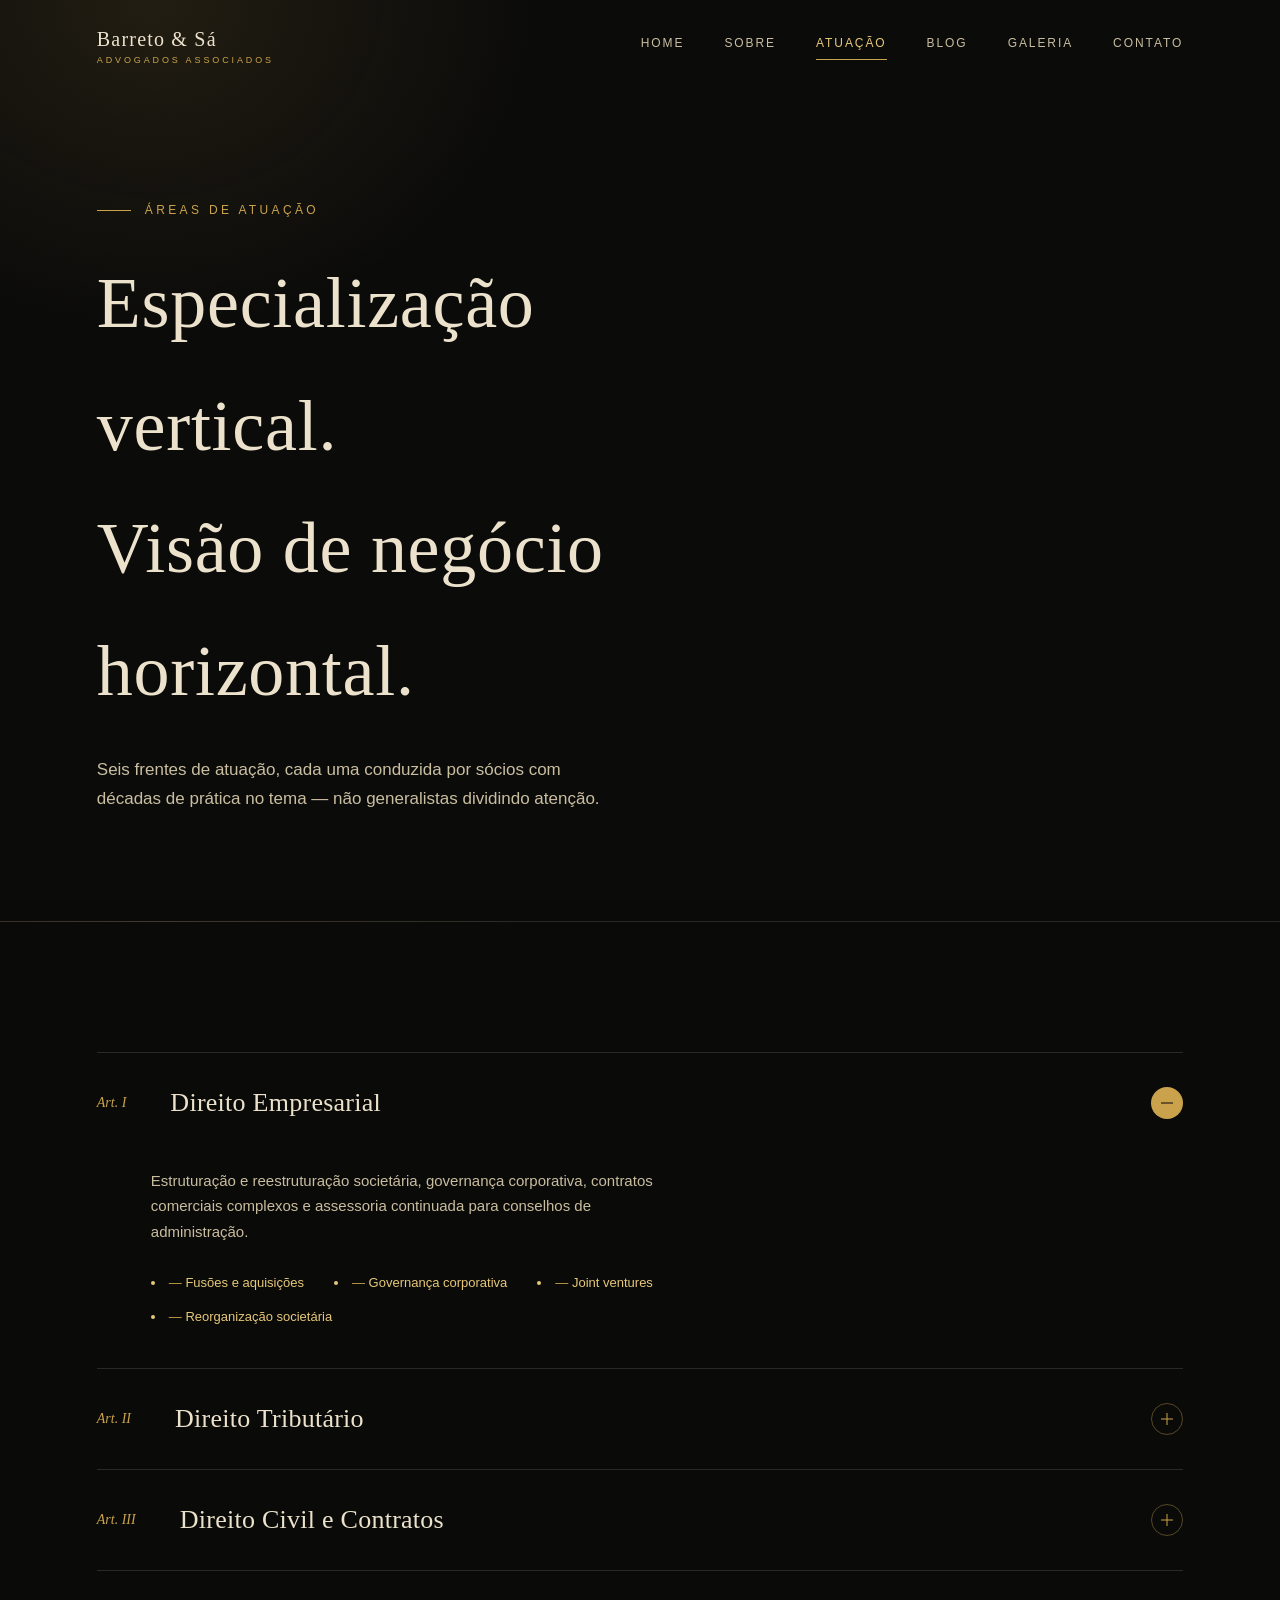
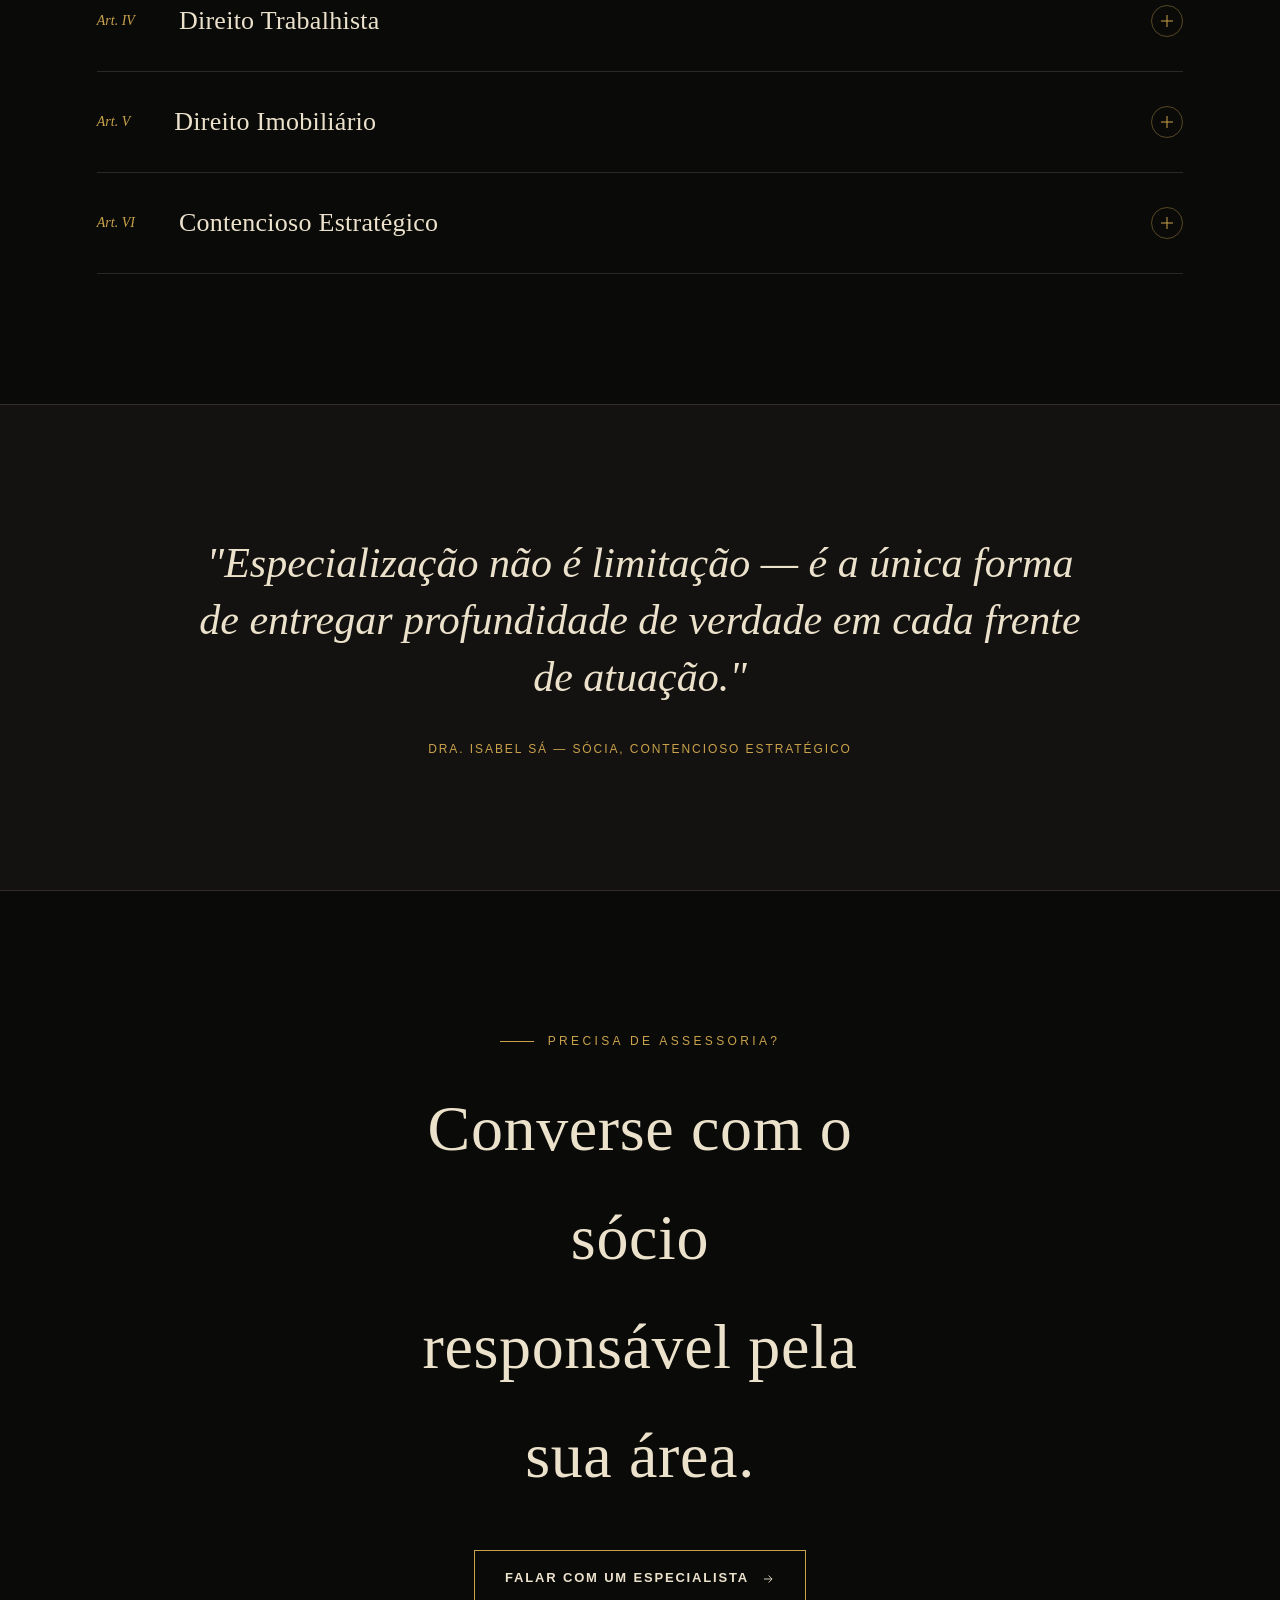
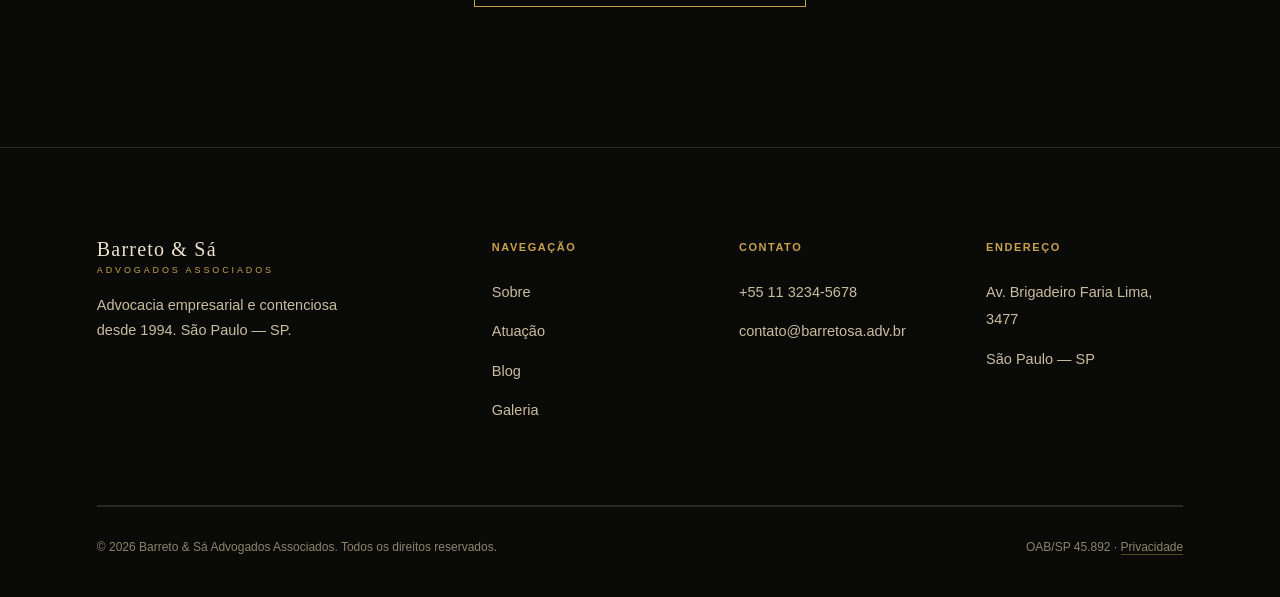
<file: site/atuacao.html>
<!DOCTYPE html>
<html lang="pt-BR">
<head>
<meta charset="UTF-8">
<meta name="viewport" content="width=device-width, initial-scale=1.0">
<title>Atuação — Barreto &amp; Sá Advogados</title>
<meta name="description" content="Áreas de atuação da Barreto & Sá Advogados: empresarial, tributário, civil, trabalhista, imobiliário e contencioso estratégico.">
<meta name="robots" content="index, follow">
<link rel="canonical" href="https://www.barretosa.adv.br/atuacao.html">
<meta http-equiv="Content-Security-Policy" content="default-src 'self'; img-src 'self' https://picsum.photos data:; style-src 'self' 'unsafe-inline' https://fonts.googleapis.com; font-src https://fonts.gstatic.com; script-src 'self'; base-uri 'self'; form-action 'self'">
<meta http-equiv="Referrer-Policy" content="strict-origin-when-cross-origin">
<meta name="theme-color" content="#0a0a09">
<link rel="stylesheet" href="assets/css/style.css">
</head>
<body>

<header class="site-header">
  <div class="container">
    <a href="index.html" class="brand">
      <strong>Barreto &amp; Sá</strong>
      <span>Advogados Associados</span>
    </a>
    <nav class="nav-desktop">
      <a href="index.html">Home</a>
      <a href="sobre.html">Sobre</a>
      <a href="atuacao.html">Atuação</a>
      <a href="blog.html">Blog</a>
      <a href="galeria.html">Galeria</a>
      <a href="contato.html">Contato</a>
    </nav>
    <button class="nav-toggle" aria-label="Abrir menu">
      <span></span><span></span><span></span>
    </button>
  </div>
</header>

<nav class="nav-mobile">
  <a href="index.html"><span>01</span>Home</a>
  <a href="sobre.html"><span>02</span>Sobre</a>
  <a href="atuacao.html"><span>03</span>Atuação</a>
  <a href="blog.html"><span>04</span>Blog</a>
  <a href="galeria.html"><span>05</span>Galeria</a>
  <a href="contato.html"><span>06</span>Contato</a>
</nav>

<main>

  <section class="page-hero">
    <div class="container">
      <div class="eyebrow">Áreas de atuação</div>
      <h1>Especialização vertical.<br>Visão de negócio horizontal.</h1>
      <p>Seis frentes de atuação, cada uma conduzida por sócios com décadas de prática no tema — não generalistas dividindo atenção.</p>
    </div>
  </section>

  <section class="section">
    <div class="container">
      <div class="practice-accordion" data-reveal>

        <div class="practice-item is-open">
          <button class="practice-trigger">
            <span class="num">Art. I</span>
            <h3>Direito Empresarial</h3>
            <span class="plus"></span>
          </button>
          <div class="practice-panel" style="max-height:600px">
            <div class="practice-panel-inner">
              <p>Estruturação e reestruturação societária, governança corporativa, contratos comerciais complexos e assessoria continuada para conselhos de administração.</p>
              <li>Fusões e aquisições</li>
              <li>Governança corporativa</li>
              <li>Joint ventures</li>
              <li>Reorganização societária</li>
            </div>
          </div>
        </div>

        <div class="practice-item">
          <button class="practice-trigger">
            <span class="num">Art. II</span>
            <h3>Direito Tributário</h3>
            <span class="plus"></span>
          </button>
          <div class="practice-panel">
            <div class="practice-panel-inner">
              <p>Planejamento tributário preventivo, defesa em autuações fiscais e recuperação de créditos junto às esferas federal, estadual e municipal.</p>
              <li>Planejamento fiscal</li>
              <li>Contencioso administrativo</li>
              <li>Recuperação de créditos</li>
              <li>Due diligence tributária</li>
            </div>
          </div>
        </div>

        <div class="practice-item">
          <button class="practice-trigger">
            <span class="num">Art. III</span>
            <h3>Direito Civil e Contratos</h3>
            <span class="plus"></span>
          </button>
          <div class="practice-panel">
            <div class="practice-panel-inner">
              <p>Elaboração e revisão de contratos de alta complexidade, responsabilidade civil e proteção patrimonial de pessoas físicas e famílias empresárias.</p>
              <li>Contratos complexos</li>
              <li>Responsabilidade civil</li>
              <li>Planejamento sucessório</li>
              <li>Proteção patrimonial</li>
            </div>
          </div>
        </div>

        <div class="practice-item">
          <button class="practice-trigger">
            <span class="num">Art. IV</span>
            <h3>Direito Trabalhista</h3>
            <span class="plus"></span>
          </button>
          <div class="practice-panel">
            <div class="practice-panel-inner">
              <p>Consultoria preventiva e defesa em contencioso trabalhista, com foco em mitigação de risco para operações de grande porte.</p>
              <li>Consultoria preventiva</li>
              <li>Contencioso trabalhista</li>
              <li>Auditoria de compliance</li>
              <li>Negociação coletiva</li>
            </div>
          </div>
        </div>

        <div class="practice-item">
          <button class="practice-trigger">
            <span class="num">Art. V</span>
            <h3>Direito Imobiliário</h3>
            <span class="plus"></span>
          </button>
          <div class="practice-panel">
            <div class="practice-panel-inner">
              <p>Due diligence imobiliária, estruturação de incorporações e regularização de ativos de grande valor, residenciais e comerciais.</p>
              <li>Due diligence</li>
              <li>Incorporações</li>
              <li>Regularização fundiária</li>
              <li>Contratos de locação complexos</li>
            </div>
          </div>
        </div>

        <div class="practice-item">
          <button class="practice-trigger">
            <span class="num">Art. VI</span>
            <h3>Contencioso Estratégico</h3>
            <span class="plus"></span>
          </button>
          <div class="practice-panel">
            <div class="practice-panel-inner">
              <p>Condução de litígios de alto valor com abordagem que combina rigor processual e leitura estratégica dos interesses de negócio envolvidos.</p>
              <li>Arbitragem</li>
              <li>Disputas societárias</li>
              <li>Mediação empresarial</li>
              <li>Recuperação judicial</li>
            </div>
          </div>
        </div>

      </div>
    </div>
  </section>

  <div class="quote-block" data-reveal>
    <div class="container">
      <blockquote>"Especialização não é limitação — é a única forma de entregar profundidade de verdade em cada frente de atuação."</blockquote>
      <cite>Dra. Isabel Sá — Sócia, Contencioso Estratégico</cite>
    </div>
  </div>

  <section class="cta">
    <div class="container" data-reveal>
      <div class="eyebrow" style="justify-content:center">Precisa de assessoria?</div>
      <h2>Converse com o sócio<br>responsável pela sua área.</h2>
      <a href="contato.html" class="btn">
        Falar com um especialista
        <svg viewBox="0 0 24 24" fill="none" stroke="currentColor" stroke-width="1.5"><path d="M5 12h14M13 6l6 6-6 6"/></svg>
      </a>
    </div>
  </section>

</main>

<footer class="site-footer">
  <div class="container">
    <div class="footer-grid">
      <div class="footer-brand">
        <div class="brand"><strong>Barreto &amp; Sá</strong><span>Advogados Associados</span></div>
        <p>Advocacia empresarial e contenciosa desde 1994. São Paulo — SP.</p>
      </div>
      <div>
        <h4>Navegação</h4>
        <ul>
          <li><a href="sobre.html">Sobre</a></li>
          <li><a href="atuacao.html">Atuação</a></li>
          <li><a href="blog.html">Blog</a></li>
          <li><a href="galeria.html">Galeria</a></li>
        </ul>
      </div>
      <div>
        <h4>Contato</h4>
        <ul>
          <li><a href="tel:+551132345678">+55 11 3234-5678</a></li>
          <li><a href="mailto:contato@barretosa.adv.br">contato@barretosa.adv.br</a></li>
        </ul>
      </div>
      <div>
        <h4>Endereço</h4>
        <ul>
          <li><a href="contato.html">Av. Brigadeiro Faria Lima, 3477</a></li>
          <li><a href="contato.html">São Paulo — SP</a></li>
        </ul>
      </div>
    </div>
    <hr class="rule">
    <div class="footer-bottom">
      <span>© 2026 Barreto &amp; Sá Advogados Associados. Todos os direitos reservados.</span>
      <span>OAB/SP 45.892 &middot; <a href="privacidade.html" style="color:inherit;border-bottom:1px solid var(--line-strong)">Privacidade</a></span>
    </div>
  </div>
</footer>

<script src="assets/js/main.js"></script>
</body>
</html>
</file>
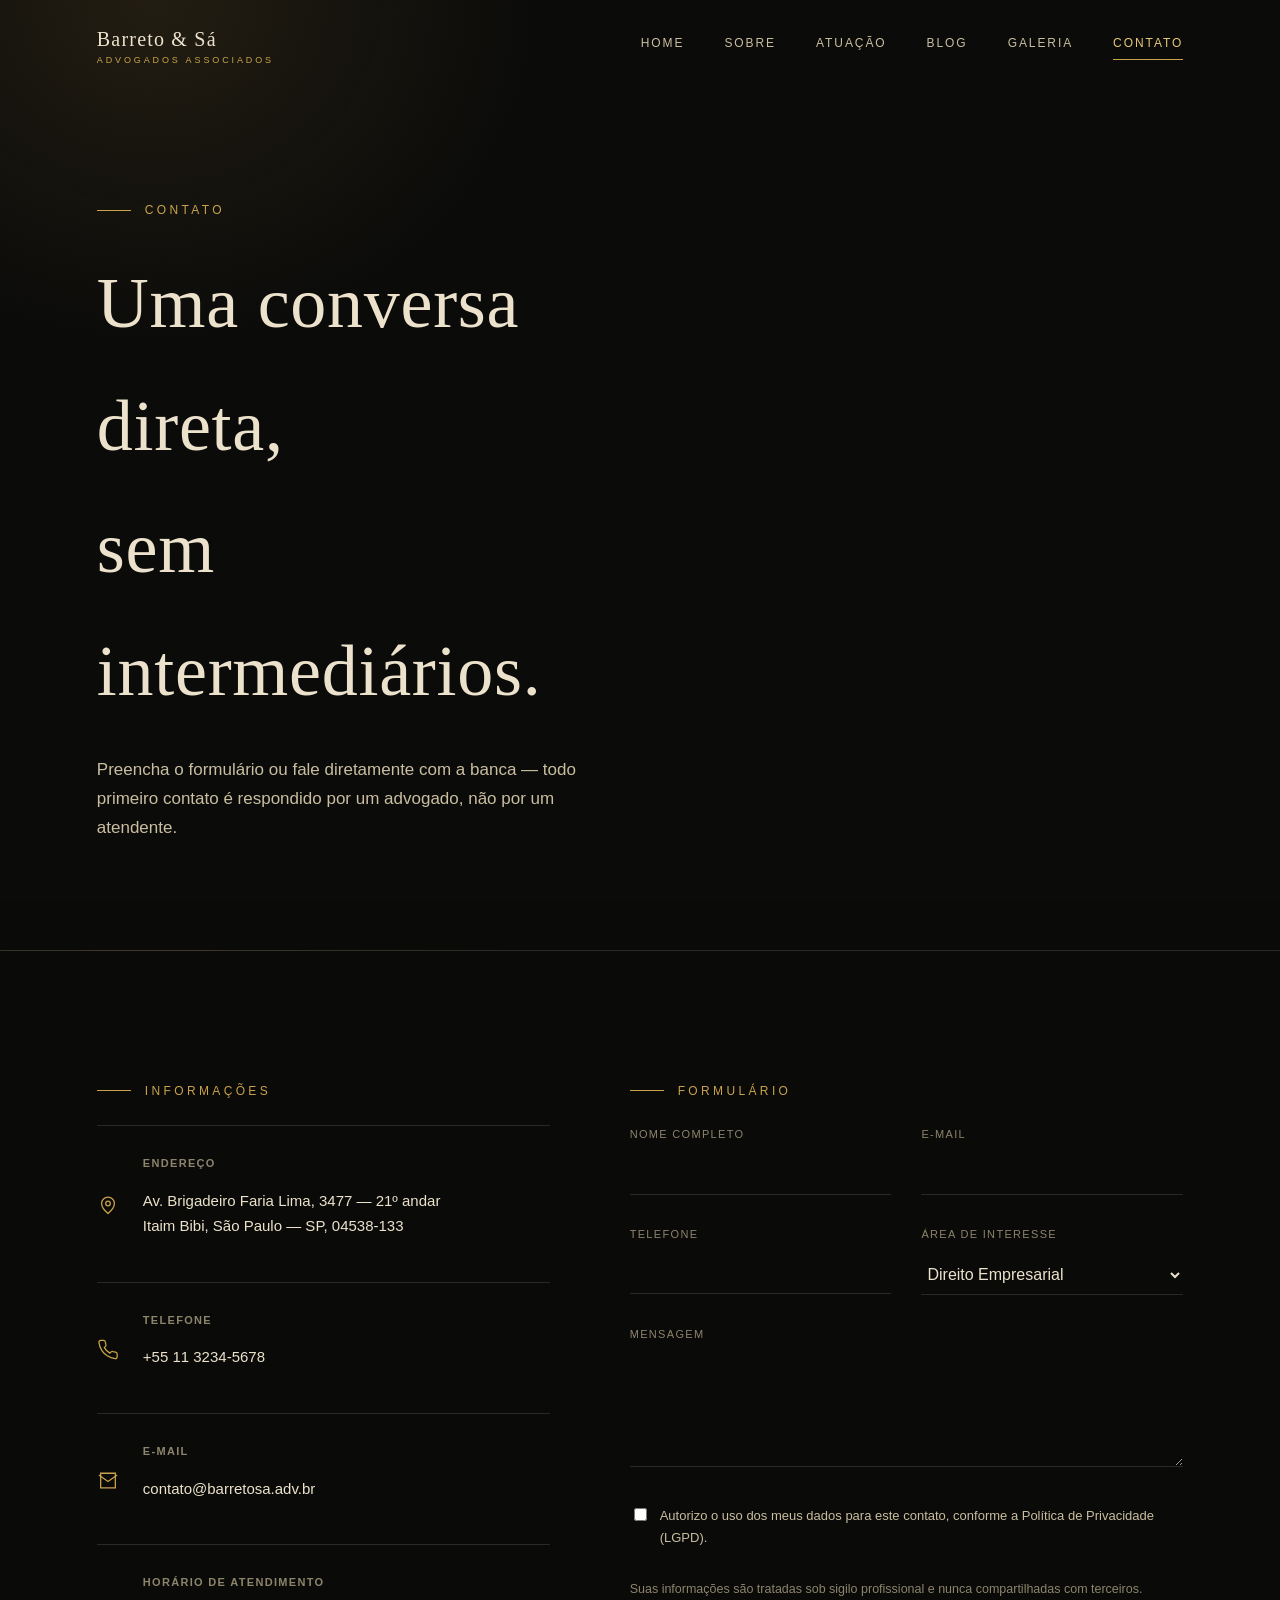
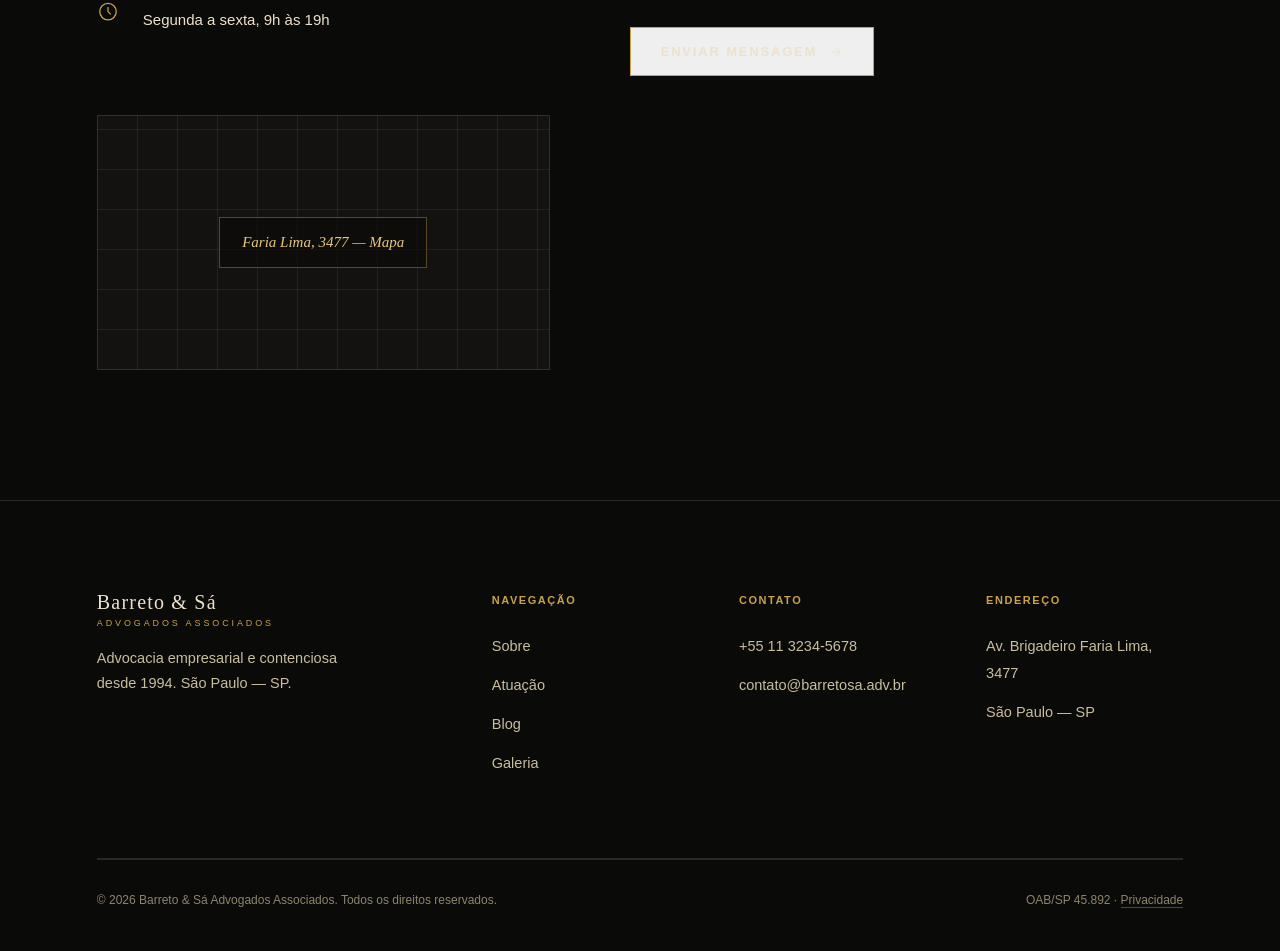
<file: site/contato.html>
<!DOCTYPE html>
<html lang="pt-BR">
<head>
<meta charset="UTF-8">
<meta name="viewport" content="width=device-width, initial-scale=1.0">
<title>Contato — Barreto &amp; Sá Advogados</title>
<meta name="description" content="Entre em contato com a Barreto & Sá Advogados. Agende uma consulta com nossos especialistas.">
<meta name="robots" content="index, follow">
<link rel="canonical" href="https://www.barretosa.adv.br/contato.html">
<meta http-equiv="Content-Security-Policy" content="default-src 'self'; img-src 'self' https://picsum.photos data:; style-src 'self' 'unsafe-inline' https://fonts.googleapis.com; font-src https://fonts.gstatic.com; script-src 'self'; base-uri 'self'; form-action 'self'">
<meta http-equiv="Referrer-Policy" content="strict-origin-when-cross-origin">
<meta name="theme-color" content="#0a0a09">
<link rel="stylesheet" href="assets/css/style.css">
</head>
<body>

<header class="site-header">
  <div class="container">
    <a href="index.html" class="brand">
      <strong>Barreto &amp; Sá</strong>
      <span>Advogados Associados</span>
    </a>
    <nav class="nav-desktop">
      <a href="index.html">Home</a>
      <a href="sobre.html">Sobre</a>
      <a href="atuacao.html">Atuação</a>
      <a href="blog.html">Blog</a>
      <a href="galeria.html">Galeria</a>
      <a href="contato.html">Contato</a>
    </nav>
    <button class="nav-toggle" aria-label="Abrir menu">
      <span></span><span></span><span></span>
    </button>
  </div>
</header>

<nav class="nav-mobile">
  <a href="index.html"><span>01</span>Home</a>
  <a href="sobre.html"><span>02</span>Sobre</a>
  <a href="atuacao.html"><span>03</span>Atuação</a>
  <a href="blog.html"><span>04</span>Blog</a>
  <a href="galeria.html"><span>05</span>Galeria</a>
  <a href="contato.html"><span>06</span>Contato</a>
</nav>

<main>

  <section class="page-hero">
    <div class="container">
      <div class="eyebrow">Contato</div>
      <h1>Uma conversa direta,<br>sem intermediários.</h1>
      <p>Preencha o formulário ou fale diretamente com a banca — todo primeiro contato é respondido por um advogado, não por um atendente.</p>
    </div>
  </section>

  <section class="section">
    <div class="container">
      <div class="contact-layout">

        <div data-reveal>
          <div class="eyebrow" style="margin-bottom:24px">Informações</div>

          <div class="contact-info-row">
            <svg class="ic" viewBox="0 0 24 24" fill="none" stroke="currentColor" stroke-width="1.4"><path d="M12 21s-7-6.1-7-11a7 7 0 0114 0c0 4.9-7 11-7 11z"/><circle cx="12" cy="10" r="2.5"/></svg>
            <div>
              <h4>Endereço</h4>
              <p>Av. Brigadeiro Faria Lima, 3477 — 21º andar<br>Itaim Bibi, São Paulo — SP, 04538-133</p>
            </div>
          </div>

          <div class="contact-info-row">
            <svg class="ic" viewBox="0 0 24 24" fill="none" stroke="currentColor" stroke-width="1.4"><path d="M22 16.9v3a2 2 0 01-2.2 2 19.8 19.8 0 01-8.6-3.1 19.5 19.5 0 01-6-6A19.8 19.8 0 012.1 4.2 2 2 0 014.1 2h3a2 2 0 012 1.7c.1.9.3 1.8.6 2.7a2 2 0 01-.4 2.1L8 9.9a16 16 0 006 6l1.4-1.4a2 2 0 012.1-.4c.9.3 1.8.5 2.7.6a2 2 0 011.7 2z"/></svg>
            <div>
              <h4>Telefone</h4>
              <p><a href="tel:+551132345678" class="link-underline">+55 11 3234-5678</a></p>
            </div>
          </div>

          <div class="contact-info-row">
            <svg class="ic" viewBox="0 0 24 24" fill="none" stroke="currentColor" stroke-width="1.4"><path d="M4 4h16v16H4z"/><path d="M22 6l-10 7L2 6"/></svg>
            <div>
              <h4>E-mail</h4>
              <p><a href="mailto:contato@barretosa.adv.br" class="link-underline">contato@barretosa.adv.br</a></p>
            </div>
          </div>

          <div class="contact-info-row">
            <svg class="ic" viewBox="0 0 24 24" fill="none" stroke="currentColor" stroke-width="1.4"><circle cx="12" cy="12" r="9"/><path d="M12 7v5l3 3"/></svg>
            <div>
              <h4>Horário de atendimento</h4>
              <p>Segunda a sexta, 9h às 19h</p>
            </div>
          </div>

          <div class="map-block">
            <span>Faria Lima, 3477 — Mapa</span>
          </div>
        </div>

        <div data-reveal>
          <div class="eyebrow" style="margin-bottom:24px">Formulário</div>
          <form class="contact-form" novalidate>
            <!-- honeypot anti-spam: campo invisível para humanos, preenchido só por bots -->
            <div class="form-field" aria-hidden="true" style="position:absolute;left:-9999px;width:1px;height:1px;overflow:hidden;">
              <label for="website">Não preencha este campo</label>
              <input type="text" id="website" name="website" tabindex="-1" autocomplete="off">
            </div>
            <div class="form-row">
              <div class="form-field">
                <label for="nome">Nome completo</label>
                <input type="text" id="nome" name="nome" autocomplete="name" required>
              </div>
              <div class="form-field">
                <label for="email">E-mail</label>
                <input type="email" id="email" name="email" autocomplete="email" required>
              </div>
            </div>
            <div class="form-row">
              <div class="form-field">
                <label for="telefone">Telefone</label>
                <input type="tel" id="telefone" name="telefone" autocomplete="tel">
              </div>
              <div class="form-field">
                <label for="area">Área de interesse</label>
                <select id="area" name="area">
                  <option>Direito Empresarial</option>
                  <option>Direito Tributário</option>
                  <option>Direito Civil e Contratos</option>
                  <option>Direito Trabalhista</option>
                  <option>Direito Imobiliário</option>
                  <option>Contencioso Estratégico</option>
                  <option>Outro assunto</option>
                </select>
              </div>
            </div>
            <div class="form-field">
              <label for="mensagem">Mensagem</label>
              <textarea id="mensagem" name="mensagem" rows="5" required></textarea>
            </div>
            <div class="form-field form-field--check">
              <label style="display:flex;align-items:flex-start;gap:10px;text-transform:none;letter-spacing:normal;font-size:13px;color:var(--champagne-dim)">
                <input type="checkbox" id="consentimento" name="consentimento" required style="width:auto;margin-top:3px;accent-color:var(--gold)">
                <span>Autorizo o uso dos meus dados para este contato, conforme a <a href="privacidade.html" class="link-underline">Política de Privacidade (LGPD)</a>.</span>
              </label>
            </div>
            <p class="form-note">Suas informações são tratadas sob sigilo profissional e nunca compartilhadas com terceiros.</p>
            <button type="submit" class="btn" style="margin-top:14px">
              Enviar mensagem
              <svg viewBox="0 0 24 24" fill="none" stroke="currentColor" stroke-width="1.5"><path d="M5 12h14M13 6l6 6-6 6"/></svg>
            </button>
            <div class="form-success">Mensagem recebida. Um de nossos advogados entrará em contato em até 24 horas.</div>
          </form>
        </div>

      </div>
    </div>
  </section>

</main>

<footer class="site-footer">
  <div class="container">
    <div class="footer-grid">
      <div class="footer-brand">
        <div class="brand"><strong>Barreto &amp; Sá</strong><span>Advogados Associados</span></div>
        <p>Advocacia empresarial e contenciosa desde 1994. São Paulo — SP.</p>
      </div>
      <div>
        <h4>Navegação</h4>
        <ul>
          <li><a href="sobre.html">Sobre</a></li>
          <li><a href="atuacao.html">Atuação</a></li>
          <li><a href="blog.html">Blog</a></li>
          <li><a href="galeria.html">Galeria</a></li>
        </ul>
      </div>
      <div>
        <h4>Contato</h4>
        <ul>
          <li><a href="tel:+551132345678">+55 11 3234-5678</a></li>
          <li><a href="mailto:contato@barretosa.adv.br">contato@barretosa.adv.br</a></li>
        </ul>
      </div>
      <div>
        <h4>Endereço</h4>
        <ul>
          <li><a href="contato.html">Av. Brigadeiro Faria Lima, 3477</a></li>
          <li><a href="contato.html">São Paulo — SP</a></li>
        </ul>
      </div>
    </div>
    <hr class="rule">
    <div class="footer-bottom">
      <span>© 2026 Barreto &amp; Sá Advogados Associados. Todos os direitos reservados.</span>
      <span>OAB/SP 45.892 &middot; <a href="privacidade.html" style="color:inherit;border-bottom:1px solid var(--line-strong)">Privacidade</a></span>
    </div>
  </div>
</footer>

<script src="assets/js/main.js"></script>
</body>
</html>
</file>
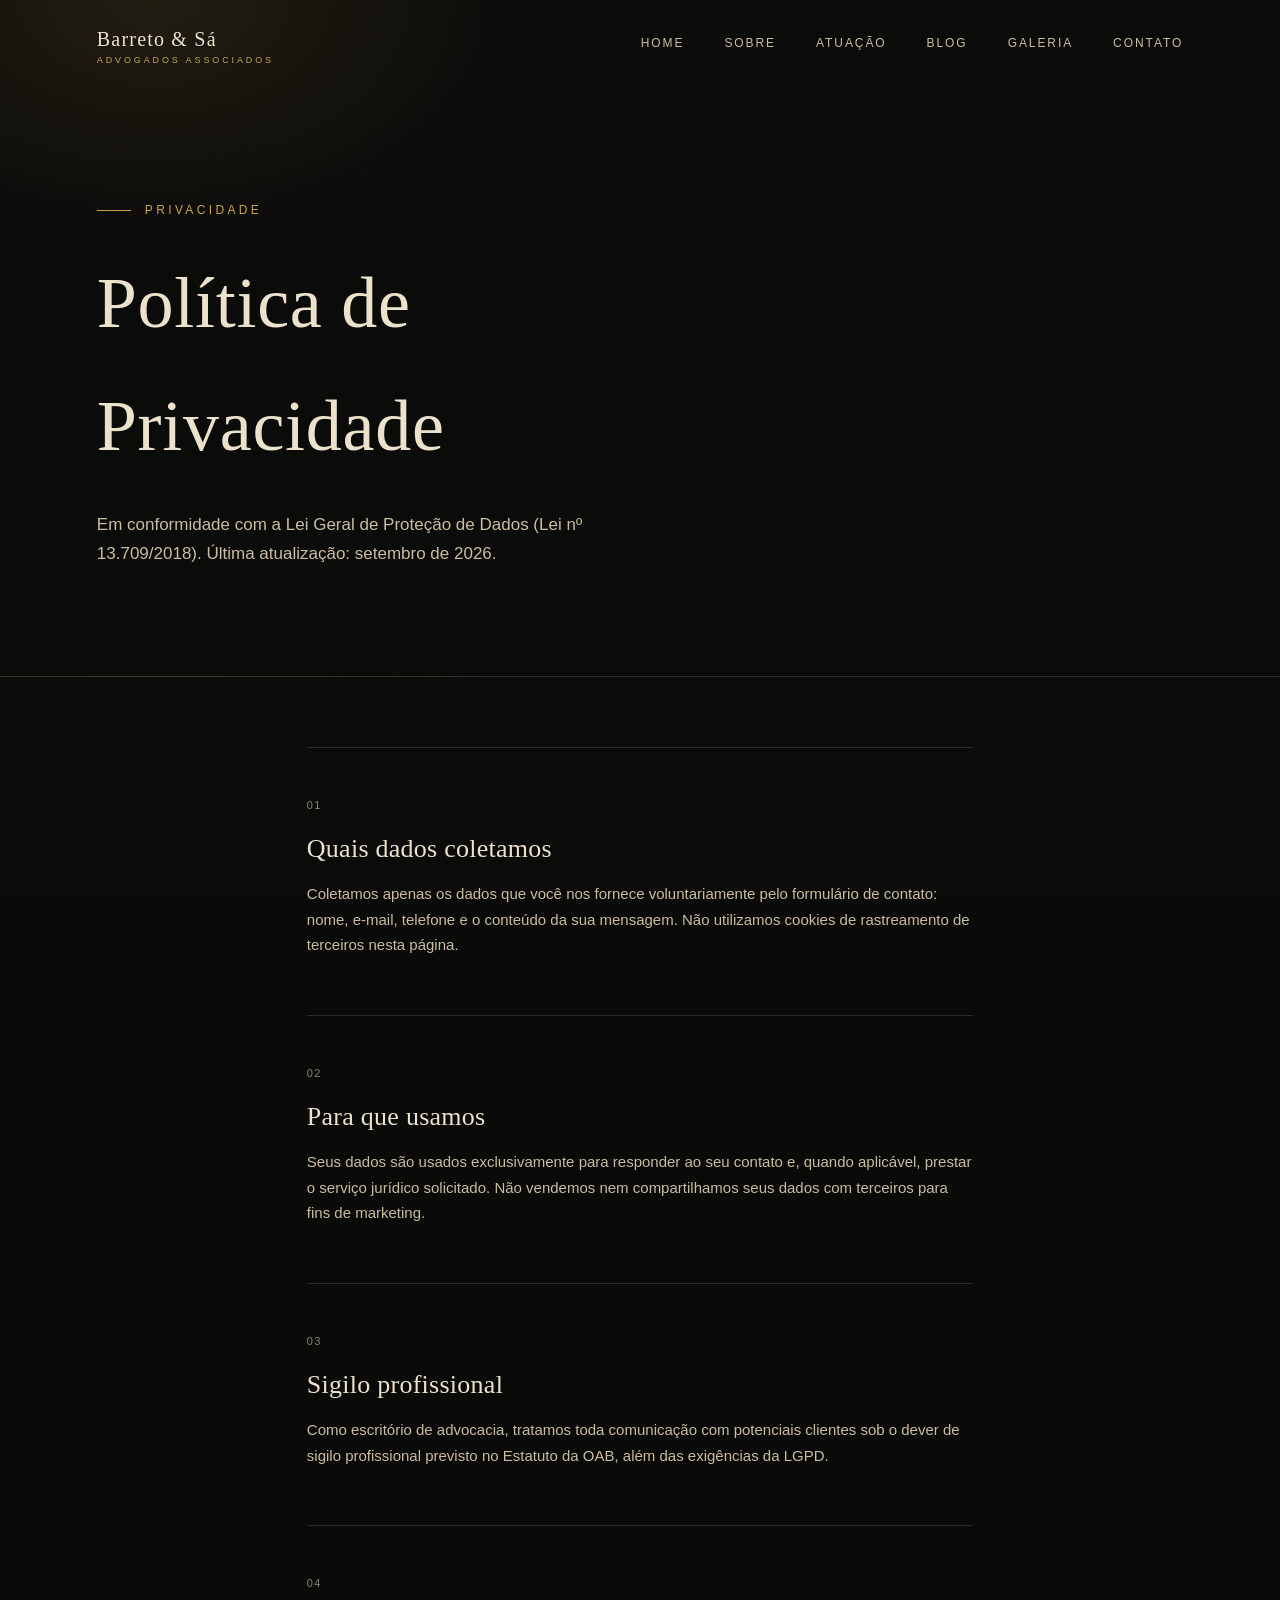
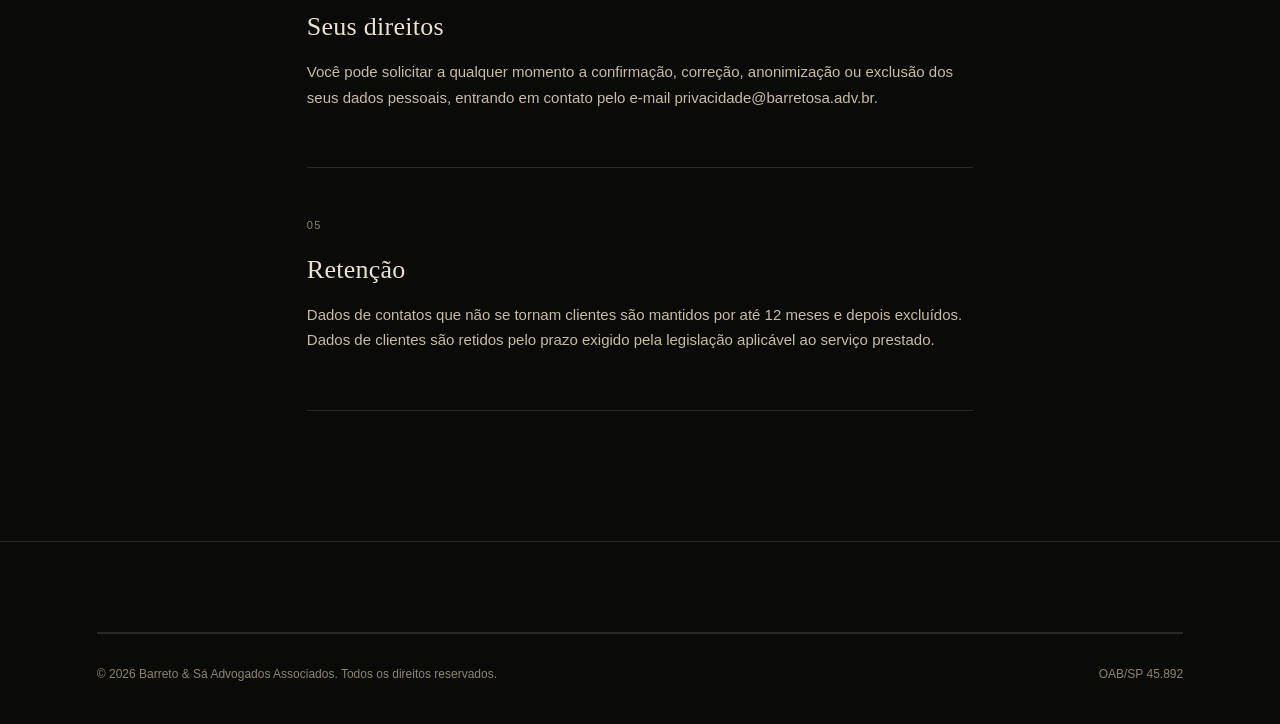
<file: site/privacidade.html>
<!DOCTYPE html>
<html lang="pt-BR">
<head>
<meta charset="UTF-8">
<meta name="viewport" content="width=device-width, initial-scale=1.0">
<title>Política de Privacidade — Barreto &amp; Sá Advogados</title>
<meta name="description" content="Política de Privacidade da Barreto & Sá Advogados, em conformidade com a Lei Geral de Proteção de Dados (LGPD).">
<meta name="robots" content="index, follow">
<link rel="canonical" href="https://www.barretosa.adv.br/privacidade.html">
<meta http-equiv="Content-Security-Policy" content="default-src 'self'; img-src 'self' https://picsum.photos data:; style-src 'self' 'unsafe-inline' https://fonts.googleapis.com; font-src https://fonts.gstatic.com; script-src 'self'; base-uri 'self'; form-action 'self'">
<meta http-equiv="Referrer-Policy" content="strict-origin-when-cross-origin">
<link rel="stylesheet" href="assets/css/style.css">
</head>
<body>

<header class="site-header">
  <div class="container">
    <a href="index.html" class="brand">
      <strong>Barreto &amp; Sá</strong>
      <span>Advogados Associados</span>
    </a>
    <nav class="nav-desktop">
      <a href="index.html">Home</a>
      <a href="sobre.html">Sobre</a>
      <a href="atuacao.html">Atuação</a>
      <a href="blog.html">Blog</a>
      <a href="galeria.html">Galeria</a>
      <a href="contato.html">Contato</a>
    </nav>
    <button class="nav-toggle" aria-label="Abrir menu">
      <span></span><span></span><span></span>
    </button>
  </div>
</header>

<nav class="nav-mobile">
  <a href="index.html"><span>01</span>Home</a>
  <a href="sobre.html"><span>02</span>Sobre</a>
  <a href="atuacao.html"><span>03</span>Atuação</a>
  <a href="blog.html"><span>04</span>Blog</a>
  <a href="galeria.html"><span>05</span>Galeria</a>
  <a href="contato.html"><span>06</span>Contato</a>
</nav>

<main>
  <section class="page-hero">
    <div class="container">
      <div class="eyebrow">Privacidade</div>
      <h1>Política de Privacidade</h1>
      <p>Em conformidade com a Lei Geral de Proteção de Dados (Lei nº 13.709/2018). Última atualização: setembro de 2026.</p>
    </div>
  </section>

  <section class="section" style="padding-top:70px">
    <div class="container" style="max-width:820px">
      <div class="article-list">
        <div class="article-row" style="grid-template-columns:1fr">
          <div>
            <span class="article-tag">01</span>
            <h3 style="margin-top:10px">Quais dados coletamos</h3>
            <p>Coletamos apenas os dados que você nos fornece voluntariamente pelo formulário de contato: nome, e-mail, telefone e o conteúdo da sua mensagem. Não utilizamos cookies de rastreamento de terceiros nesta página.</p>
          </div>
        </div>
        <div class="article-row" style="grid-template-columns:1fr">
          <div>
            <span class="article-tag">02</span>
            <h3 style="margin-top:10px">Para que usamos</h3>
            <p>Seus dados são usados exclusivamente para responder ao seu contato e, quando aplicável, prestar o serviço jurídico solicitado. Não vendemos nem compartilhamos seus dados com terceiros para fins de marketing.</p>
          </div>
        </div>
        <div class="article-row" style="grid-template-columns:1fr">
          <div>
            <span class="article-tag">03</span>
            <h3 style="margin-top:10px">Sigilo profissional</h3>
            <p>Como escritório de advocacia, tratamos toda comunicação com potenciais clientes sob o dever de sigilo profissional previsto no Estatuto da OAB, além das exigências da LGPD.</p>
          </div>
        </div>
        <div class="article-row" style="grid-template-columns:1fr">
          <div>
            <span class="article-tag">04</span>
            <h3 style="margin-top:10px">Seus direitos</h3>
            <p>Você pode solicitar a qualquer momento a confirmação, correção, anonimização ou exclusão dos seus dados pessoais, entrando em contato pelo e-mail <a href="mailto:privacidade@barretosa.adv.br" class="link-underline">privacidade@barretosa.adv.br</a>.</p>
          </div>
        </div>
        <div class="article-row" style="grid-template-columns:1fr">
          <div>
            <span class="article-tag">05</span>
            <h3 style="margin-top:10px">Retenção</h3>
            <p>Dados de contatos que não se tornam clientes são mantidos por até 12 meses e depois excluídos. Dados de clientes são retidos pelo prazo exigido pela legislação aplicável ao serviço prestado.</p>
          </div>
        </div>
      </div>
    </div>
  </section>
</main>

<footer class="site-footer">
  <div class="container">
    <hr class="rule">
    <div class="footer-bottom">
      <span>© 2026 Barreto &amp; Sá Advogados Associados. Todos os direitos reservados.</span>
      <span>OAB/SP 45.892</span>
    </div>
  </div>
</footer>

<script src="assets/js/main.js"></script>
</body>
</html>
</file>
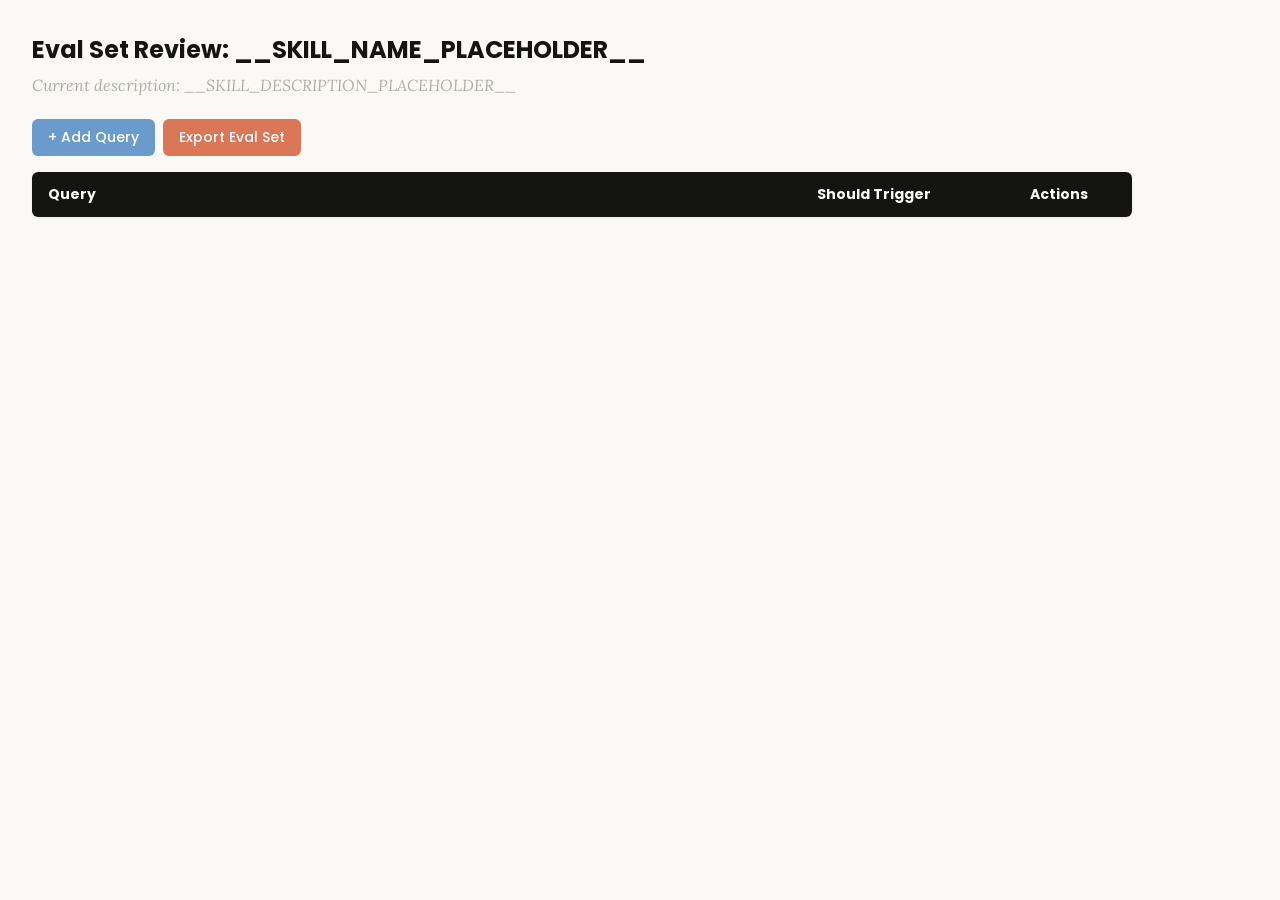
<file: .claude/skills/skill-creator/assets/eval_review.html>
<!DOCTYPE html>
<html lang="en">
<head>
  <meta charset="UTF-8">
  <meta name="viewport" content="width=device-width, initial-scale=1.0">
  <title>Eval Set Review - __SKILL_NAME_PLACEHOLDER__</title>
  <link rel="preconnect" href="https://fonts.googleapis.com">
  <link rel="preconnect" href="https://fonts.gstatic.com" crossorigin>
  <link href="https://fonts.googleapis.com/css2?family=Poppins:wght@500;600&family=Lora:wght@400;500&display=swap" rel="stylesheet">
  <style>
    * { box-sizing: border-box; margin: 0; padding: 0; }
    body { font-family: 'Lora', Georgia, serif; background: #faf9f5; padding: 2rem; color: #141413; }
    h1 { font-family: 'Poppins', sans-serif; margin-bottom: 0.5rem; font-size: 1.5rem; }
    .description { color: #b0aea5; margin-bottom: 1.5rem; font-style: italic; max-width: 900px; }
    .controls { margin-bottom: 1rem; display: flex; gap: 0.5rem; }
    .btn { font-family: 'Poppins', sans-serif; padding: 0.5rem 1rem; border: none; border-radius: 6px; cursor: pointer; font-size: 0.875rem; font-weight: 500; }
    .btn-add { background: #6a9bcc; color: white; }
    .btn-add:hover { background: #5889b8; }
    .btn-export { background: #d97757; color: white; }
    .btn-export:hover { background: #c4613f; }
    table { width: 100%; max-width: 1100px; border-collapse: collapse; background: white; border-radius: 6px; overflow: hidden; box-shadow: 0 1px 3px rgba(0,0,0,0.08); }
    th { font-family: 'Poppins', sans-serif; background: #141413; color: #faf9f5; padding: 0.75rem 1rem; text-align: left; font-size: 0.875rem; }
    td { padding: 0.75rem 1rem; border-bottom: 1px solid #e8e6dc; vertical-align: top; }
    tr:nth-child(even) td { background: #faf9f5; }
    tr:hover td { background: #f3f1ea; }
    .section-header td { background: #e8e6dc; font-family: 'Poppins', sans-serif; font-weight: 500; font-size: 0.8rem; color: #141413; text-transform: uppercase; letter-spacing: 0.05em; }
    .query-input { width: 100%; padding: 0.4rem; border: 1px solid #e8e6dc; border-radius: 4px; font-size: 0.875rem; font-family: 'Lora', Georgia, serif; resize: vertical; min-height: 60px; }
    .query-input:focus { outline: none; border-color: #d97757; box-shadow: 0 0 0 2px rgba(217,119,87,0.15); }
    .toggle { position: relative; display: inline-block; width: 44px; height: 24px; }
    .toggle input { opacity: 0; width: 0; height: 0; }
    .toggle .slider { position: absolute; inset: 0; background: #b0aea5; border-radius: 24px; cursor: pointer; transition: 0.2s; }
    .toggle .slider::before { content: ""; position: absolute; width: 18px; height: 18px; left: 3px; bottom: 3px; background: white; border-radius: 50%; transition: 0.2s; }
    .toggle input:checked + .slider { background: #d97757; }
    .toggle input:checked + .slider::before { transform: translateX(20px); }
    .btn-delete { background: #c44; color: white; padding: 0.3rem 0.6rem; border: none; border-radius: 4px; cursor: pointer; font-size: 0.75rem; font-family: 'Poppins', sans-serif; }
    .btn-delete:hover { background: #a33; }
    .summary { margin-top: 1rem; color: #b0aea5; font-size: 0.875rem; }
  </style>
</head>
<body>
  <h1>Eval Set Review: <span id="skill-name">__SKILL_NAME_PLACEHOLDER__</span></h1>
  <p class="description">Current description: <span id="skill-desc">__SKILL_DESCRIPTION_PLACEHOLDER__</span></p>

  <div class="controls">
    <button class="btn btn-add" onclick="addRow()">+ Add Query</button>
    <button class="btn btn-export" onclick="exportEvalSet()">Export Eval Set</button>
  </div>

  <table>
    <thead>
      <tr>
        <th style="width:65%">Query</th>
        <th style="width:18%">Should Trigger</th>
        <th style="width:10%">Actions</th>
      </tr>
    </thead>
    <tbody id="eval-body"></tbody>
  </table>

  <p class="summary" id="summary"></p>

  <script>
    const EVAL_DATA = __EVAL_DATA_PLACEHOLDER__;

    let evalItems = [...EVAL_DATA];

    function render() {
      const tbody = document.getElementById('eval-body');
      tbody.innerHTML = '';

      // Sort: should-trigger first, then should-not-trigger
      const sorted = evalItems
        .map((item, origIdx) => ({ ...item, origIdx }))
        .sort((a, b) => (b.should_trigger ? 1 : 0) - (a.should_trigger ? 1 : 0));

      let lastGroup = null;
      sorted.forEach(item => {
        const group = item.should_trigger ? 'trigger' : 'no-trigger';
        if (group !== lastGroup) {
          const headerRow = document.createElement('tr');
          headerRow.className = 'section-header';
          headerRow.innerHTML = `<td colspan="3">${item.should_trigger ? 'Should Trigger' : 'Should NOT Trigger'}</td>`;
          tbody.appendChild(headerRow);
          lastGroup = group;
        }

        const idx = item.origIdx;
        const tr = document.createElement('tr');
        tr.innerHTML = `
          <td><textarea class="query-input" onchange="updateQuery(${idx}, this.value)">${escapeHtml(item.query)}</textarea></td>
          <td>
            <label class="toggle">
              <input type="checkbox" ${item.should_trigger ? 'checked' : ''} onchange="updateTrigger(${idx}, this.checked)">
              <span class="slider"></span>
            </label>
            <span style="margin-left:8px;font-size:0.8rem;color:#b0aea5">${item.should_trigger ? 'Yes' : 'No'}</span>
          </td>
          <td><button class="btn-delete" onclick="deleteRow(${idx})">Delete</button></td>
        `;
        tbody.appendChild(tr);
      });
      updateSummary();
    }

    function escapeHtml(text) {
      const div = document.createElement('div');
      div.textContent = text;
      return div.innerHTML;
    }

    function updateQuery(idx, value) { evalItems[idx].query = value; updateSummary(); }
    function updateTrigger(idx, value) { evalItems[idx].should_trigger = value; render(); }
    function deleteRow(idx) { evalItems.splice(idx, 1); render(); }

    function addRow() {
      evalItems.push({ query: '', should_trigger: true });
      render();
      const inputs = document.querySelectorAll('.query-input');
      inputs[inputs.length - 1].focus();
    }

    function updateSummary() {
      const trigger = evalItems.filter(i => i.should_trigger).length;
      const noTrigger = evalItems.filter(i => !i.should_trigger).length;
      document.getElementById('summary').textContent =
        `${evalItems.length} queries total: ${trigger} should trigger, ${noTrigger} should not trigger`;
    }

    function exportEvalSet() {
      const valid = evalItems.filter(i => i.query.trim() !== '');
      const data = valid.map(i => ({ query: i.query.trim(), should_trigger: i.should_trigger }));
      const blob = new Blob([JSON.stringify(data, null, 2)], { type: 'application/json' });
      const url = URL.createObjectURL(blob);
      const a = document.createElement('a');
      a.href = url;
      a.download = 'eval_set.json';
      document.body.appendChild(a);
      a.click();
      document.body.removeChild(a);
      URL.revokeObjectURL(url);
    }

    render();
  </script>
</body>
</html>
</file>
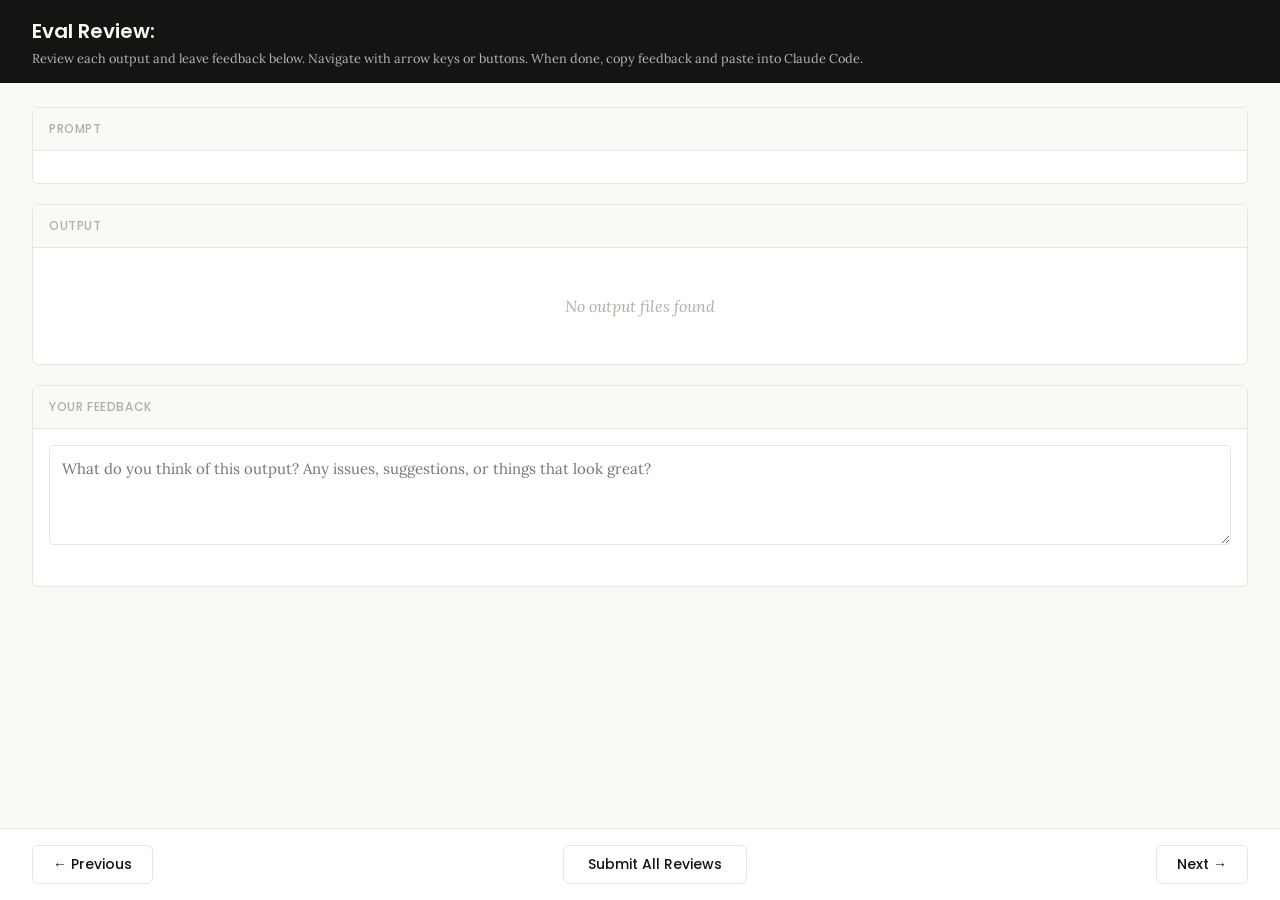
<file: .claude/skills/skill-creator/eval-viewer/viewer.html>
<!DOCTYPE html>
<html lang="en">
<head>
  <meta charset="UTF-8">
  <meta name="viewport" content="width=device-width, initial-scale=1.0">
  <title>Eval Review</title>
  <link rel="preconnect" href="https://fonts.googleapis.com">
  <link rel="preconnect" href="https://fonts.gstatic.com" crossorigin>
  <link href="https://fonts.googleapis.com/css2?family=Poppins:wght@500;600&family=Lora:wght@400;500&display=swap" rel="stylesheet">
  <script src="https://cdn.sheetjs.com/xlsx-0.20.3/package/dist/xlsx.full.min.js" integrity="sha384-EnyY0/GSHQGSxSgMwaIPzSESbqoOLSexfnSMN2AP+39Ckmn92stwABZynq1JyzdT" crossorigin="anonymous"></script>
  <style>
    :root {
      --bg: #faf9f5;
      --surface: #ffffff;
      --border: #e8e6dc;
      --text: #141413;
      --text-muted: #b0aea5;
      --accent: #d97757;
      --accent-hover: #c4613f;
      --green: #788c5d;
      --green-bg: #eef2e8;
      --red: #c44;
      --red-bg: #fceaea;
      --header-bg: #141413;
      --header-text: #faf9f5;
      --radius: 6px;
    }

    * { box-sizing: border-box; margin: 0; padding: 0; }

    body {
      font-family: 'Lora', Georgia, serif;
      background: var(--bg);
      color: var(--text);
      height: 100vh;
      display: flex;
      flex-direction: column;
    }

    /* ---- Header ---- */
    .header {
      background: var(--header-bg);
      color: var(--header-text);
      padding: 1rem 2rem;
      display: flex;
      justify-content: space-between;
      align-items: center;
      flex-shrink: 0;
    }
    .header h1 {
      font-family: 'Poppins', sans-serif;
      font-size: 1.25rem;
      font-weight: 600;
    }
    .header .instructions {
      font-size: 0.8rem;
      opacity: 0.7;
      margin-top: 0.25rem;
    }
    .header .progress {
      font-size: 0.875rem;
      opacity: 0.8;
      text-align: right;
    }

    /* ---- Main content ---- */
    .main {
      flex: 1;
      overflow-y: auto;
      padding: 1.5rem 2rem;
      display: flex;
      flex-direction: column;
      gap: 1.25rem;
    }

    /* ---- Sections ---- */
    .section {
      background: var(--surface);
      border: 1px solid var(--border);
      border-radius: var(--radius);
      flex-shrink: 0;
    }
    .section-header {
      font-family: 'Poppins', sans-serif;
      padding: 0.75rem 1rem;
      font-size: 0.75rem;
      font-weight: 500;
      text-transform: uppercase;
      letter-spacing: 0.05em;
      color: var(--text-muted);
      border-bottom: 1px solid var(--border);
      background: var(--bg);
    }
    .section-body {
      padding: 1rem;
    }

    /* ---- Config badge ---- */
    .config-badge {
      display: inline-block;
      padding: 0.2rem 0.625rem;
      border-radius: 9999px;
      font-family: 'Poppins', sans-serif;
      font-size: 0.6875rem;
      font-weight: 600;
      text-transform: uppercase;
      letter-spacing: 0.03em;
      margin-left: 0.75rem;
      vertical-align: middle;
    }
    .config-badge.config-primary {
      background: rgba(33, 150, 243, 0.12);
      color: #1976d2;
    }
    .config-badge.config-baseline {
      background: rgba(255, 193, 7, 0.15);
      color: #f57f17;
    }

    /* ---- Prompt ---- */
    .prompt-text {
      white-space: pre-wrap;
      font-size: 0.9375rem;
      line-height: 1.6;
    }

    /* ---- Outputs ---- */
    .output-file {
      border: 1px solid var(--border);
      border-radius: var(--radius);
      overflow: hidden;
    }
    .output-file + .output-file {
      margin-top: 1rem;
    }
    .output-file-header {
      padding: 0.5rem 0.75rem;
      font-size: 0.8rem;
      font-weight: 600;
      color: var(--text-muted);
      background: var(--bg);
      border-bottom: 1px solid var(--border);
      font-family: 'SF Mono', SFMono-Regular, Consolas, 'Liberation Mono', Menlo, monospace;
      display: flex;
      justify-content: space-between;
      align-items: center;
    }
    .output-file-header .dl-btn {
      font-size: 0.7rem;
      color: var(--accent);
      text-decoration: none;
      cursor: pointer;
      font-family: -apple-system, BlinkMacSystemFont, 'Segoe UI', sans-serif;
      font-weight: 500;
      opacity: 0.8;
    }
    .output-file-header .dl-btn:hover {
      opacity: 1;
      text-decoration: underline;
    }
    .output-file-content {
      padding: 0.75rem;
      overflow-x: auto;
    }
    .output-file-content pre {
      font-size: 0.8125rem;
      line-height: 1.5;
      white-space: pre-wrap;
      word-break: break-word;
      font-family: 'SF Mono', SFMono-Regular, Consolas, 'Liberation Mono', Menlo, monospace;
    }
    .output-file-content img {
      max-width: 100%;
      height: auto;
      border-radius: 4px;
    }
    .output-file-content iframe {
      width: 100%;
      height: 600px;
      border: none;
    }
    .output-file-content table {
      border-collapse: collapse;
      font-size: 0.8125rem;
      width: 100%;
    }
    .output-file-content table td,
    .output-file-content table th {
      border: 1px solid var(--border);
      padding: 0.375rem 0.5rem;
      text-align: left;
    }
    .output-file-content table th {
      background: var(--bg);
      font-weight: 600;
    }
    .output-file-content .download-link {
      display: inline-flex;
      align-items: center;
      gap: 0.5rem;
      padding: 0.5rem 1rem;
      background: var(--bg);
      border: 1px solid var(--border);
      border-radius: 4px;
      color: var(--accent);
      text-decoration: none;
      font-size: 0.875rem;
      cursor: pointer;
    }
    .output-file-content .download-link:hover {
      background: var(--border);
    }
    .empty-state {
      color: var(--text-muted);
      font-style: italic;
      padding: 2rem;
      text-align: center;
    }

    /* ---- Feedback ---- */
    .prev-feedback {
      background: var(--bg);
      border: 1px solid var(--border);
      border-radius: 4px;
      padding: 0.625rem 0.75rem;
      margin-top: 0.75rem;
      font-size: 0.8125rem;
      color: var(--text-muted);
      line-height: 1.5;
    }
    .prev-feedback-label {
      font-size: 0.7rem;
      font-weight: 600;
      text-transform: uppercase;
      letter-spacing: 0.04em;
      margin-bottom: 0.25rem;
      color: var(--text-muted);
    }
    .feedback-textarea {
      width: 100%;
      min-height: 100px;
      padding: 0.75rem;
      border: 1px solid var(--border);
      border-radius: 4px;
      font-family: inherit;
      font-size: 0.9375rem;
      line-height: 1.5;
      resize: vertical;
      color: var(--text);
    }
    .feedback-textarea:focus {
      outline: none;
      border-color: var(--accent);
      box-shadow: 0 0 0 3px rgba(37, 99, 235, 0.1);
    }
    .feedback-status {
      font-size: 0.75rem;
      color: var(--text-muted);
      margin-top: 0.5rem;
      min-height: 1.1em;
    }

    /* ---- Grades (collapsible) ---- */
    .grades-toggle {
      display: flex;
      align-items: center;
      cursor: pointer;
      user-select: none;
    }
    .grades-toggle:hover {
      color: var(--accent);
    }
    .grades-toggle .arrow {
      margin-right: 0.5rem;
      transition: transform 0.15s;
      font-size: 0.75rem;
    }
    .grades-toggle .arrow.open {
      transform: rotate(90deg);
    }
    .grades-content {
      display: none;
      margin-top: 0.75rem;
    }
    .grades-content.open {
      display: block;
    }
    .grades-summary {
      font-size: 0.875rem;
      margin-bottom: 0.75rem;
      display: flex;
      align-items: center;
      gap: 0.5rem;
    }
    .grade-badge {
      display: inline-block;
      padding: 0.125rem 0.5rem;
      border-radius: 9999px;
      font-size: 0.75rem;
      font-weight: 600;
    }
    .grade-pass { background: var(--green-bg); color: var(--green); }
    .grade-fail { background: var(--red-bg); color: var(--red); }
    .assertion-list {
      list-style: none;
    }
    .assertion-item {
      padding: 0.625rem 0;
      border-bottom: 1px solid var(--border);
      font-size: 0.8125rem;
    }
    .assertion-item:last-child { border-bottom: none; }
    .assertion-status {
      font-weight: 600;
      margin-right: 0.5rem;
    }
    .assertion-status.pass { color: var(--green); }
    .assertion-status.fail { color: var(--red); }
    .assertion-evidence {
      color: var(--text-muted);
      font-size: 0.75rem;
      margin-top: 0.25rem;
      padding-left: 1.5rem;
    }

    /* ---- View tabs ---- */
    .view-tabs {
      display: flex;
      gap: 0;
      padding: 0 2rem;
      background: var(--bg);
      border-bottom: 1px solid var(--border);
      flex-shrink: 0;
    }
    .view-tab {
      font-family: 'Poppins', sans-serif;
      padding: 0.625rem 1.25rem;
      font-size: 0.8125rem;
      font-weight: 500;
      cursor: pointer;
      border: none;
      background: none;
      color: var(--text-muted);
      border-bottom: 2px solid transparent;
      transition: all 0.15s;
    }
    .view-tab:hover { color: var(--text); }
    .view-tab.active {
      color: var(--accent);
      border-bottom-color: var(--accent);
    }
    .view-panel { display: none; }
    .view-panel.active { display: flex; flex-direction: column; flex: 1; overflow: hidden; }

    /* ---- Benchmark view ---- */
    .benchmark-view {
      padding: 1.5rem 2rem;
      overflow-y: auto;
      flex: 1;
    }
    .benchmark-table {
      border-collapse: collapse;
      background: var(--surface);
      border: 1px solid var(--border);
      border-radius: var(--radius);
      font-size: 0.8125rem;
      width: 100%;
      margin-bottom: 1.5rem;
    }
    .benchmark-table th, .benchmark-table td {
      padding: 0.625rem 0.75rem;
      text-align: left;
      border: 1px solid var(--border);
    }
    .benchmark-table th {
      font-family: 'Poppins', sans-serif;
      background: var(--header-bg);
      color: var(--header-text);
      font-weight: 500;
      font-size: 0.75rem;
      text-transform: uppercase;
      letter-spacing: 0.04em;
    }
    .benchmark-table tr:hover { background: var(--bg); }
    .benchmark-table tr.benchmark-row-with { background: rgba(33, 150, 243, 0.06); }
    .benchmark-table tr.benchmark-row-without { background: rgba(255, 193, 7, 0.06); }
    .benchmark-table tr.benchmark-row-with:hover { background: rgba(33, 150, 243, 0.12); }
    .benchmark-table tr.benchmark-row-without:hover { background: rgba(255, 193, 7, 0.12); }
    .benchmark-table tr.benchmark-row-avg { font-weight: 600; border-top: 2px solid var(--border); }
    .benchmark-table tr.benchmark-row-avg.benchmark-row-with { background: rgba(33, 150, 243, 0.12); }
    .benchmark-table tr.benchmark-row-avg.benchmark-row-without { background: rgba(255, 193, 7, 0.12); }
    .benchmark-delta-positive { color: var(--green); font-weight: 600; }
    .benchmark-delta-negative { color: var(--red); font-weight: 600; }
    .benchmark-notes {
      background: var(--surface);
      border: 1px solid var(--border);
      border-radius: var(--radius);
      padding: 1rem;
    }
    .benchmark-notes h3 {
      font-family: 'Poppins', sans-serif;
      font-size: 0.875rem;
      margin-bottom: 0.75rem;
    }
    .benchmark-notes ul {
      list-style: disc;
      padding-left: 1.25rem;
    }
    .benchmark-notes li {
      font-size: 0.8125rem;
      line-height: 1.6;
      margin-bottom: 0.375rem;
    }
    .benchmark-empty {
      color: var(--text-muted);
      font-style: italic;
      text-align: center;
      padding: 3rem;
    }

    /* ---- Navigation ---- */
    .nav {
      display: flex;
      justify-content: space-between;
      align-items: center;
      padding: 1rem 2rem;
      border-top: 1px solid var(--border);
      background: var(--surface);
      flex-shrink: 0;
    }
    .nav-btn {
      font-family: 'Poppins', sans-serif;
      padding: 0.5rem 1.25rem;
      border: 1px solid var(--border);
      border-radius: var(--radius);
      background: var(--surface);
      cursor: pointer;
      font-size: 0.875rem;
      font-weight: 500;
      color: var(--text);
      transition: all 0.15s;
    }
    .nav-btn:hover:not(:disabled) {
      background: var(--bg);
      border-color: var(--text-muted);
    }
    .nav-btn:disabled {
      opacity: 0.4;
      cursor: not-allowed;
    }
    .done-btn {
      font-family: 'Poppins', sans-serif;
      padding: 0.5rem 1.5rem;
      border: 1px solid var(--border);
      border-radius: var(--radius);
      background: var(--surface);
      color: var(--text);
      cursor: pointer;
      font-size: 0.875rem;
      font-weight: 500;
      transition: all 0.15s;
    }
    .done-btn:hover {
      background: var(--bg);
      border-color: var(--text-muted);
    }
    .done-btn.ready {
      border: none;
      background: var(--accent);
      color: white;
      font-weight: 600;
    }
    .done-btn.ready:hover {
      background: var(--accent-hover);
    }
    /* ---- Done overlay ---- */
    .done-overlay {
      display: none;
      position: fixed;
      inset: 0;
      background: rgba(0, 0, 0, 0.5);
      z-index: 100;
      justify-content: center;
      align-items: center;
    }
    .done-overlay.visible {
      display: flex;
    }
    .done-card {
      background: var(--surface);
      border-radius: 12px;
      padding: 2rem 3rem;
      text-align: center;
      box-shadow: 0 20px 60px rgba(0, 0, 0, 0.3);
      max-width: 500px;
    }
    .done-card h2 {
      font-size: 1.5rem;
      margin-bottom: 0.5rem;
    }
    .done-card p {
      color: var(--text-muted);
      margin-bottom: 1.5rem;
      line-height: 1.5;
    }
    .done-card .btn-row {
      display: flex;
      gap: 0.5rem;
      justify-content: center;
    }
    .done-card button {
      padding: 0.5rem 1.25rem;
      border: 1px solid var(--border);
      border-radius: var(--radius);
      background: var(--surface);
      cursor: pointer;
      font-size: 0.875rem;
    }
    .done-card button:hover {
      background: var(--bg);
    }
    /* ---- Toast ---- */
    .toast {
      position: fixed;
      bottom: 5rem;
      left: 50%;
      transform: translateX(-50%);
      background: var(--header-bg);
      color: var(--header-text);
      padding: 0.625rem 1.25rem;
      border-radius: var(--radius);
      font-size: 0.875rem;
      opacity: 0;
      transition: opacity 0.3s;
      pointer-events: none;
      z-index: 200;
    }
    .toast.visible {
      opacity: 1;
    }
  </style>
</head>
<body>
  <div id="app" style="height:100vh; display:flex; flex-direction:column;">
    <div class="header">
      <div>
        <h1>Eval Review: <span id="skill-name"></span></h1>
        <div class="instructions">Review each output and leave feedback below. Navigate with arrow keys or buttons. When done, copy feedback and paste into Claude Code.</div>
      </div>
      <div class="progress" id="progress"></div>
    </div>

    <!-- View tabs (only shown when benchmark data exists) -->
    <div class="view-tabs" id="view-tabs" style="display:none;">
      <button class="view-tab active" onclick="switchView('outputs')">Outputs</button>
      <button class="view-tab" onclick="switchView('benchmark')">Benchmark</button>
    </div>

    <!-- Outputs panel (qualitative review) -->
    <div class="view-panel active" id="panel-outputs">
    <div class="main">
      <!-- Prompt -->
      <div class="section">
        <div class="section-header">Prompt <span class="config-badge" id="config-badge" style="display:none;"></span></div>
        <div class="section-body">
          <div class="prompt-text" id="prompt-text"></div>
        </div>
      </div>

      <!-- Outputs -->
      <div class="section">
        <div class="section-header">Output</div>
        <div class="section-body" id="outputs-body">
          <div class="empty-state">No output files found</div>
        </div>
      </div>

      <!-- Previous Output (collapsible) -->
      <div class="section" id="prev-outputs-section" style="display:none;">
        <div class="section-header">
          <div class="grades-toggle" onclick="togglePrevOutputs()">
            <span class="arrow" id="prev-outputs-arrow">&#9654;</span>
            Previous Output
          </div>
        </div>
        <div class="grades-content" id="prev-outputs-content"></div>
      </div>

      <!-- Grades (collapsible) -->
      <div class="section" id="grades-section" style="display:none;">
        <div class="section-header">
          <div class="grades-toggle" onclick="toggleGrades()">
            <span class="arrow" id="grades-arrow">&#9654;</span>
            Formal Grades
          </div>
        </div>
        <div class="grades-content" id="grades-content"></div>
      </div>

      <!-- Feedback -->
      <div class="section">
        <div class="section-header">Your Feedback</div>
        <div class="section-body">
          <textarea
            class="feedback-textarea"
            id="feedback"
            placeholder="What do you think of this output? Any issues, suggestions, or things that look great?"
          ></textarea>
          <div class="feedback-status" id="feedback-status"></div>
          <div class="prev-feedback" id="prev-feedback" style="display:none;">
            <div class="prev-feedback-label">Previous feedback</div>
            <div id="prev-feedback-text"></div>
          </div>
        </div>
      </div>
    </div>

    <div class="nav" id="outputs-nav">
      <button class="nav-btn" id="prev-btn" onclick="navigate(-1)">&#8592; Previous</button>
      <button class="done-btn" id="done-btn" onclick="showDoneDialog()">Submit All Reviews</button>
      <button class="nav-btn" id="next-btn" onclick="navigate(1)">Next &#8594;</button>
    </div>
    </div><!-- end panel-outputs -->

    <!-- Benchmark panel (quantitative stats) -->
    <div class="view-panel" id="panel-benchmark">
      <div class="benchmark-view" id="benchmark-content">
        <div class="benchmark-empty">No benchmark data available. Run a benchmark to see quantitative results here.</div>
      </div>
    </div>
  </div>

  <!-- Done overlay -->
  <div class="done-overlay" id="done-overlay">
    <div class="done-card">
      <h2>Review Complete</h2>
      <p>Your feedback has been saved. Go back to your Claude Code session and tell Claude you're done reviewing.</p>
      <div class="btn-row">
        <button onclick="closeDoneDialog()">OK</button>
      </div>
    </div>
  </div>

  <!-- Toast -->
  <div class="toast" id="toast"></div>

  <script>
    // ---- Embedded data (injected by generate_review.py) ----
    /*__EMBEDDED_DATA__*/

    // ---- State ----
    let feedbackMap = {};  // run_id -> feedback text
    let currentIndex = 0;
    let visitedRuns = new Set();

    // ---- Init ----
    async function init() {
      // Load saved feedback from server — but only if this isn't a fresh
      // iteration (indicated by previous_feedback being present). When
      // previous feedback exists, the feedback.json on disk is stale from
      // the prior iteration and should not pre-fill the textareas.
      const hasPrevious = Object.keys(EMBEDDED_DATA.previous_feedback || {}).length > 0
        || Object.keys(EMBEDDED_DATA.previous_outputs || {}).length > 0;
      if (!hasPrevious) {
        try {
          const resp = await fetch("/api/feedback");
          const data = await resp.json();
          if (data.reviews) {
            for (const r of data.reviews) feedbackMap[r.run_id] = r.feedback;
          }
        } catch { /* first run, no feedback yet */ }
      }

      document.getElementById("skill-name").textContent = EMBEDDED_DATA.skill_name;
      showRun(0);

      // Wire up feedback auto-save
      const textarea = document.getElementById("feedback");
      let saveTimeout = null;
      textarea.addEventListener("input", () => {
        clearTimeout(saveTimeout);
        document.getElementById("feedback-status").textContent = "";
        saveTimeout = setTimeout(() => saveCurrentFeedback(), 800);
      });
    }

    // ---- Navigation ----
    function navigate(delta) {
      const newIndex = currentIndex + delta;
      if (newIndex >= 0 && newIndex < EMBEDDED_DATA.runs.length) {
        saveCurrentFeedback();
        showRun(newIndex);
      }
    }

    function updateNavButtons() {
      document.getElementById("prev-btn").disabled = currentIndex === 0;
      document.getElementById("next-btn").disabled =
        currentIndex === EMBEDDED_DATA.runs.length - 1;
    }

    // ---- Show a run ----
    function showRun(index) {
      currentIndex = index;
      const run = EMBEDDED_DATA.runs[index];

      // Progress
      document.getElementById("progress").textContent =
        `${index + 1} of ${EMBEDDED_DATA.runs.length}`;

      // Prompt
      document.getElementById("prompt-text").textContent = run.prompt;

      // Config badge
      const badge = document.getElementById("config-badge");
      const configMatch = run.id.match(/(with_skill|without_skill|new_skill|old_skill)/);
      if (configMatch) {
        const config = configMatch[1];
        const isBaseline = config === "without_skill" || config === "old_skill";
        badge.textContent = config.replace(/_/g, " ");
        badge.className = "config-badge " + (isBaseline ? "config-baseline" : "config-primary");
        badge.style.display = "inline-block";
      } else {
        badge.style.display = "none";
      }

      // Outputs
      renderOutputs(run);

      // Previous outputs
      renderPrevOutputs(run);

      // Grades
      renderGrades(run);

      // Previous feedback
      const prevFb = (EMBEDDED_DATA.previous_feedback || {})[run.id];
      const prevEl = document.getElementById("prev-feedback");
      if (prevFb) {
        document.getElementById("prev-feedback-text").textContent = prevFb;
        prevEl.style.display = "block";
      } else {
        prevEl.style.display = "none";
      }

      // Feedback
      document.getElementById("feedback").value = feedbackMap[run.id] || "";
      document.getElementById("feedback-status").textContent = "";

      updateNavButtons();

      // Track visited runs and promote done button when all visited
      visitedRuns.add(index);
      const doneBtn = document.getElementById("done-btn");
      if (visitedRuns.size >= EMBEDDED_DATA.runs.length) {
        doneBtn.classList.add("ready");
      }

      // Scroll main content to top
      document.querySelector(".main").scrollTop = 0;
    }

    // ---- Render outputs ----
    function renderOutputs(run) {
      const container = document.getElementById("outputs-body");
      container.innerHTML = "";

      const outputs = run.outputs || [];
      if (outputs.length === 0) {
        container.innerHTML = '<div class="empty-state">No output files</div>';
        return;
      }

      for (const file of outputs) {
        const fileDiv = document.createElement("div");
        fileDiv.className = "output-file";

        // Always show file header with download link
        const header = document.createElement("div");
        header.className = "output-file-header";
        const nameSpan = document.createElement("span");
        nameSpan.textContent = file.name;
        header.appendChild(nameSpan);
        const dlBtn = document.createElement("a");
        dlBtn.className = "dl-btn";
        dlBtn.textContent = "Download";
        dlBtn.download = file.name;
        dlBtn.href = getDownloadUri(file);
        header.appendChild(dlBtn);
        fileDiv.appendChild(header);

        const content = document.createElement("div");
        content.className = "output-file-content";

        if (file.type === "text") {
          const pre = document.createElement("pre");
          pre.textContent = file.content;
          content.appendChild(pre);
        } else if (file.type === "image") {
          const img = document.createElement("img");
          img.src = file.data_uri;
          img.alt = file.name;
          content.appendChild(img);
        } else if (file.type === "pdf") {
          const iframe = document.createElement("iframe");
          iframe.src = file.data_uri;
          content.appendChild(iframe);
        } else if (file.type === "xlsx") {
          renderXlsx(content, file.data_b64);
        } else if (file.type === "binary") {
          const a = document.createElement("a");
          a.className = "download-link";
          a.href = file.data_uri;
          a.download = file.name;
          a.textContent = "Download " + file.name;
          content.appendChild(a);
        } else if (file.type === "error") {
          const pre = document.createElement("pre");
          pre.textContent = file.content;
          pre.style.color = "var(--red)";
          content.appendChild(pre);
        }

        fileDiv.appendChild(content);
        container.appendChild(fileDiv);
      }
    }

    // ---- XLSX rendering via SheetJS ----
    function renderXlsx(container, b64Data) {
      try {
        const raw = Uint8Array.from(atob(b64Data), c => c.charCodeAt(0));
        const wb = XLSX.read(raw, { type: "array" });

        for (let i = 0; i < wb.SheetNames.length; i++) {
          const sheetName = wb.SheetNames[i];
          const ws = wb.Sheets[sheetName];

          if (wb.SheetNames.length > 1) {
            const sheetLabel = document.createElement("div");
            sheetLabel.style.cssText =
              "font-weight:600; font-size:0.8rem; color:#b0aea5; margin-top:0.5rem; margin-bottom:0.25rem;";
            sheetLabel.textContent = "Sheet: " + sheetName;
            container.appendChild(sheetLabel);
          }

          const htmlStr = XLSX.utils.sheet_to_html(ws, { editable: false });
          const wrapper = document.createElement("div");
          wrapper.innerHTML = htmlStr;
          container.appendChild(wrapper);
        }
      } catch (err) {
        container.textContent = "Error rendering spreadsheet: " + err.message;
      }
    }

    // ---- Grades ----
    function renderGrades(run) {
      const section = document.getElementById("grades-section");
      const content = document.getElementById("grades-content");

      if (!run.grading) {
        section.style.display = "none";
        return;
      }

      const grading = run.grading;
      section.style.display = "block";
      // Reset to collapsed
      content.classList.remove("open");
      document.getElementById("grades-arrow").classList.remove("open");

      const summary = grading.summary || {};
      const expectations = grading.expectations || [];

      let html = '<div style="padding: 1rem;">';

      // Summary line
      const passRate = summary.pass_rate != null
        ? Math.round(summary.pass_rate * 100) + "%"
        : "?";
      const badgeClass = summary.pass_rate >= 0.8 ? "grade-pass" : summary.pass_rate >= 0.5 ? "" : "grade-fail";
      html += '<div class="grades-summary">';
      html += '<span class="grade-badge ' + badgeClass + '">' + passRate + '</span>';
      html += '<span>' + (summary.passed || 0) + ' passed, ' + (summary.failed || 0) + ' failed of ' + (summary.total || 0) + '</span>';
      html += '</div>';

      // Assertions list
      html += '<ul class="assertion-list">';
      for (const exp of expectations) {
        const statusClass = exp.passed ? "pass" : "fail";
        const statusIcon = exp.passed ? "\u2713" : "\u2717";
        html += '<li class="assertion-item">';
        html += '<span class="assertion-status ' + statusClass + '">' + statusIcon + '</span>';
        html += '<span>' + escapeHtml(exp.text) + '</span>';
        if (exp.evidence) {
          html += '<div class="assertion-evidence">' + escapeHtml(exp.evidence) + '</div>';
        }
        html += '</li>';
      }
      html += '</ul>';

      html += '</div>';
      content.innerHTML = html;
    }

    function toggleGrades() {
      const content = document.getElementById("grades-content");
      const arrow = document.getElementById("grades-arrow");
      content.classList.toggle("open");
      arrow.classList.toggle("open");
    }

    // ---- Previous outputs (collapsible) ----
    function renderPrevOutputs(run) {
      const section = document.getElementById("prev-outputs-section");
      const content = document.getElementById("prev-outputs-content");
      const prevOutputs = (EMBEDDED_DATA.previous_outputs || {})[run.id];

      if (!prevOutputs || prevOutputs.length === 0) {
        section.style.display = "none";
        return;
      }

      section.style.display = "block";
      // Reset to collapsed
      content.classList.remove("open");
      document.getElementById("prev-outputs-arrow").classList.remove("open");

      // Render the files into the content area
      content.innerHTML = "";
      const wrapper = document.createElement("div");
      wrapper.style.padding = "1rem";

      for (const file of prevOutputs) {
        const fileDiv = document.createElement("div");
        fileDiv.className = "output-file";

        const header = document.createElement("div");
        header.className = "output-file-header";
        const nameSpan = document.createElement("span");
        nameSpan.textContent = file.name;
        header.appendChild(nameSpan);
        const dlBtn = document.createElement("a");
        dlBtn.className = "dl-btn";
        dlBtn.textContent = "Download";
        dlBtn.download = file.name;
        dlBtn.href = getDownloadUri(file);
        header.appendChild(dlBtn);
        fileDiv.appendChild(header);

        const fc = document.createElement("div");
        fc.className = "output-file-content";

        if (file.type === "text") {
          const pre = document.createElement("pre");
          pre.textContent = file.content;
          fc.appendChild(pre);
        } else if (file.type === "image") {
          const img = document.createElement("img");
          img.src = file.data_uri;
          img.alt = file.name;
          fc.appendChild(img);
        } else if (file.type === "pdf") {
          const iframe = document.createElement("iframe");
          iframe.src = file.data_uri;
          fc.appendChild(iframe);
        } else if (file.type === "xlsx") {
          renderXlsx(fc, file.data_b64);
        } else if (file.type === "binary") {
          const a = document.createElement("a");
          a.className = "download-link";
          a.href = file.data_uri;
          a.download = file.name;
          a.textContent = "Download " + file.name;
          fc.appendChild(a);
        }

        fileDiv.appendChild(fc);
        wrapper.appendChild(fileDiv);
      }

      content.appendChild(wrapper);
    }

    function togglePrevOutputs() {
      const content = document.getElementById("prev-outputs-content");
      const arrow = document.getElementById("prev-outputs-arrow");
      content.classList.toggle("open");
      arrow.classList.toggle("open");
    }

    // ---- Feedback (saved to server -> feedback.json) ----
    function saveCurrentFeedback() {
      const run = EMBEDDED_DATA.runs[currentIndex];
      const text = document.getElementById("feedback").value;

      if (text.trim() === "") {
        delete feedbackMap[run.id];
      } else {
        feedbackMap[run.id] = text;
      }

      // Build reviews array from map
      const reviews = [];
      for (const [run_id, feedback] of Object.entries(feedbackMap)) {
        if (feedback.trim()) {
          reviews.push({ run_id, feedback, timestamp: new Date().toISOString() });
        }
      }

      fetch("/api/feedback", {
        method: "POST",
        headers: { "Content-Type": "application/json" },
        body: JSON.stringify({ reviews, status: "in_progress" }),
      }).then(() => {
        document.getElementById("feedback-status").textContent = "Saved";
      }).catch(() => {
        // Static mode or server unavailable — no-op on auto-save,
        // feedback will be downloaded on final submit
        document.getElementById("feedback-status").textContent = "Will download on submit";
      });
    }

    // ---- Done ----
    function showDoneDialog() {
      // Save current textarea to feedbackMap (but don't POST yet)
      const run = EMBEDDED_DATA.runs[currentIndex];
      const text = document.getElementById("feedback").value;
      if (text.trim() === "") {
        delete feedbackMap[run.id];
      } else {
        feedbackMap[run.id] = text;
      }

      // POST once with status: complete — include ALL runs so the model
      // can distinguish "no feedback" (looks good) from "not reviewed"
      const reviews = [];
      const ts = new Date().toISOString();
      for (const r of EMBEDDED_DATA.runs) {
        reviews.push({ run_id: r.id, feedback: feedbackMap[r.id] || "", timestamp: ts });
      }
      const payload = JSON.stringify({ reviews, status: "complete" }, null, 2);
      fetch("/api/feedback", {
        method: "POST",
        headers: { "Content-Type": "application/json" },
        body: payload,
      }).then(() => {
        document.getElementById("done-overlay").classList.add("visible");
      }).catch(() => {
        // Server not available (static mode) — download as file
        const blob = new Blob([payload], { type: "application/json" });
        const url = URL.createObjectURL(blob);
        const a = document.createElement("a");
        a.href = url;
        a.download = "feedback.json";
        a.click();
        URL.revokeObjectURL(url);
        document.getElementById("done-overlay").classList.add("visible");
      });
    }

    function closeDoneDialog() {
      // Reset status back to in_progress
      saveCurrentFeedback();
      document.getElementById("done-overlay").classList.remove("visible");
    }

    // ---- Toast ----
    function showToast(message) {
      const toast = document.getElementById("toast");
      toast.textContent = message;
      toast.classList.add("visible");
      setTimeout(() => toast.classList.remove("visible"), 2000);
    }

    // ---- Keyboard nav ----
    document.addEventListener("keydown", (e) => {
      // Don't capture when typing in textarea
      if (e.target.tagName === "TEXTAREA") return;

      if (e.key === "ArrowLeft" || e.key === "ArrowUp") {
        e.preventDefault();
        navigate(-1);
      } else if (e.key === "ArrowRight" || e.key === "ArrowDown") {
        e.preventDefault();
        navigate(1);
      }
    });

    // ---- Util ----
    function getDownloadUri(file) {
      if (file.data_uri) return file.data_uri;
      if (file.data_b64) return "data:application/octet-stream;base64," + file.data_b64;
      if (file.type === "text") return "data:text/plain;charset=utf-8," + encodeURIComponent(file.content);
      return "#";
    }

    function escapeHtml(text) {
      const div = document.createElement("div");
      div.textContent = text;
      return div.innerHTML;
    }

    // ---- View switching ----
    function switchView(view) {
      document.querySelectorAll(".view-tab").forEach(t => t.classList.remove("active"));
      document.querySelectorAll(".view-panel").forEach(p => p.classList.remove("active"));
      document.querySelector(`[onclick="switchView('${view}')"]`).classList.add("active");
      document.getElementById("panel-" + view).classList.add("active");
    }

    // ---- Benchmark rendering ----
    function renderBenchmark() {
      const data = EMBEDDED_DATA.benchmark;
      if (!data) return;

      // Show the tabs
      document.getElementById("view-tabs").style.display = "flex";

      const container = document.getElementById("benchmark-content");
      const summary = data.run_summary || {};
      const metadata = data.metadata || {};
      const notes = data.notes || [];

      let html = "";

      // Header
      html += "<h2 style='font-family: Poppins, sans-serif; margin-bottom: 0.5rem;'>Benchmark Results</h2>";
      html += "<p style='color: var(--text-muted); font-size: 0.875rem; margin-bottom: 1.25rem;'>";
      if (metadata.skill_name) html += "<strong>" + escapeHtml(metadata.skill_name) + "</strong> &mdash; ";
      if (metadata.timestamp) html += metadata.timestamp + " &mdash; ";
      if (metadata.evals_run) html += "Evals: " + metadata.evals_run.join(", ") + " &mdash; ";
      html += (metadata.runs_per_configuration || "?") + " runs per configuration";
      html += "</p>";

      // Summary table
      html += '<table class="benchmark-table">';

      function fmtStat(stat, pct) {
        if (!stat) return "—";
        const suffix = pct ? "%" : "";
        const m = pct ? (stat.mean * 100).toFixed(0) : stat.mean.toFixed(1);
        const s = pct ? (stat.stddev * 100).toFixed(0) : stat.stddev.toFixed(1);
        return m + suffix + " ± " + s + suffix;
      }

      function deltaClass(val) {
        if (!val) return "";
        const n = parseFloat(val);
        if (n > 0) return "benchmark-delta-positive";
        if (n < 0) return "benchmark-delta-negative";
        return "";
      }

      // Discover config names dynamically (everything except "delta")
      const configs = Object.keys(summary).filter(k => k !== "delta");
      const configA = configs[0] || "config_a";
      const configB = configs[1] || "config_b";
      const labelA = configA.replace(/_/g, " ").replace(/\b\w/g, c => c.toUpperCase());
      const labelB = configB.replace(/_/g, " ").replace(/\b\w/g, c => c.toUpperCase());
      const a = summary[configA] || {};
      const b = summary[configB] || {};
      const delta = summary.delta || {};

      html += "<thead><tr><th>Metric</th><th>" + escapeHtml(labelA) + "</th><th>" + escapeHtml(labelB) + "</th><th>Delta</th></tr></thead>";
      html += "<tbody>";

      html += "<tr><td><strong>Pass Rate</strong></td>";
      html += "<td>" + fmtStat(a.pass_rate, true) + "</td>";
      html += "<td>" + fmtStat(b.pass_rate, true) + "</td>";
      html += '<td class="' + deltaClass(delta.pass_rate) + '">' + (delta.pass_rate || "—") + "</td></tr>";

      // Time (only show row if data exists)
      if (a.time_seconds || b.time_seconds) {
        html += "<tr><td><strong>Time (s)</strong></td>";
        html += "<td>" + fmtStat(a.time_seconds, false) + "</td>";
        html += "<td>" + fmtStat(b.time_seconds, false) + "</td>";
        html += '<td class="' + deltaClass(delta.time_seconds) + '">' + (delta.time_seconds ? delta.time_seconds + "s" : "—") + "</td></tr>";
      }

      // Tokens (only show row if data exists)
      if (a.tokens || b.tokens) {
        html += "<tr><td><strong>Tokens</strong></td>";
        html += "<td>" + fmtStat(a.tokens, false) + "</td>";
        html += "<td>" + fmtStat(b.tokens, false) + "</td>";
        html += '<td class="' + deltaClass(delta.tokens) + '">' + (delta.tokens || "—") + "</td></tr>";
      }

      html += "</tbody></table>";

      // Per-eval breakdown (if runs data available)
      const runs = data.runs || [];
      if (runs.length > 0) {
        const evalIds = [...new Set(runs.map(r => r.eval_id))].sort((a, b) => a - b);

        html += "<h3 style='font-family: Poppins, sans-serif; margin-bottom: 0.75rem;'>Per-Eval Breakdown</h3>";

        const hasTime = runs.some(r => r.result && r.result.time_seconds != null);
        const hasErrors = runs.some(r => r.result && r.result.errors > 0);

        for (const evalId of evalIds) {
          const evalRuns = runs.filter(r => r.eval_id === evalId);
          const evalName = evalRuns[0] && evalRuns[0].eval_name ? evalRuns[0].eval_name : "Eval " + evalId;

          html += "<h4 style='font-family: Poppins, sans-serif; margin: 1rem 0 0.5rem; color: var(--text);'>" + escapeHtml(evalName) + "</h4>";
          html += '<table class="benchmark-table">';
          html += "<thead><tr><th>Config</th><th>Run</th><th>Pass Rate</th>";
          if (hasTime) html += "<th>Time (s)</th>";
          if (hasErrors) html += "<th>Crashes During Execution</th>";
          html += "</tr></thead>";
          html += "<tbody>";

          // Group by config and render with average rows
          const configGroups = [...new Set(evalRuns.map(r => r.configuration))];
          for (let ci = 0; ci < configGroups.length; ci++) {
            const config = configGroups[ci];
            const configRuns = evalRuns.filter(r => r.configuration === config);
            if (configRuns.length === 0) continue;

            const rowClass = ci === 0 ? "benchmark-row-with" : "benchmark-row-without";
            const configLabel = config.replace(/_/g, " ").replace(/\b\w/g, c => c.toUpperCase());

            for (const run of configRuns) {
              const r = run.result || {};
              const prClass = r.pass_rate >= 0.8 ? "benchmark-delta-positive" : r.pass_rate < 0.5 ? "benchmark-delta-negative" : "";
              html += '<tr class="' + rowClass + '">';
              html += "<td>" + configLabel + "</td>";
              html += "<td>" + run.run_number + "</td>";
              html += '<td class="' + prClass + '">' + ((r.pass_rate || 0) * 100).toFixed(0) + "% (" + (r.passed || 0) + "/" + (r.total || 0) + ")</td>";
              if (hasTime) html += "<td>" + (r.time_seconds != null ? r.time_seconds.toFixed(1) : "—") + "</td>";
              if (hasErrors) html += "<td>" + (r.errors || 0) + "</td>";
              html += "</tr>";
            }

            // Average row
            const rates = configRuns.map(r => (r.result || {}).pass_rate || 0);
            const avgRate = rates.reduce((a, b) => a + b, 0) / rates.length;
            const avgPrClass = avgRate >= 0.8 ? "benchmark-delta-positive" : avgRate < 0.5 ? "benchmark-delta-negative" : "";
            html += '<tr class="benchmark-row-avg ' + rowClass + '">';
            html += "<td>" + configLabel + "</td>";
            html += "<td>Avg</td>";
            html += '<td class="' + avgPrClass + '">' + (avgRate * 100).toFixed(0) + "%</td>";
            if (hasTime) {
              const times = configRuns.map(r => (r.result || {}).time_seconds).filter(t => t != null);
              html += "<td>" + (times.length ? (times.reduce((a, b) => a + b, 0) / times.length).toFixed(1) : "—") + "</td>";
            }
            if (hasErrors) html += "<td></td>";
            html += "</tr>";
          }
          html += "</tbody></table>";

          // Per-assertion detail for this eval
          const runsWithExpectations = {};
          for (const config of configGroups) {
            runsWithExpectations[config] = evalRuns.filter(r => r.configuration === config && r.expectations && r.expectations.length > 0);
          }
          const hasAnyExpectations = Object.values(runsWithExpectations).some(runs => runs.length > 0);
          if (hasAnyExpectations) {
            // Collect all unique assertion texts across all configs
            const allAssertions = [];
            const seen = new Set();
            for (const config of configGroups) {
              for (const run of runsWithExpectations[config]) {
                for (const exp of (run.expectations || [])) {
                  if (!seen.has(exp.text)) {
                    seen.add(exp.text);
                    allAssertions.push(exp.text);
                  }
                }
              }
            }

            html += '<table class="benchmark-table" style="margin-top: 0.5rem;">';
            html += "<thead><tr><th>Assertion</th>";
            for (const config of configGroups) {
              const label = config.replace(/_/g, " ").replace(/\b\w/g, c => c.toUpperCase());
              html += "<th>" + escapeHtml(label) + "</th>";
            }
            html += "</tr></thead><tbody>";

            for (const assertionText of allAssertions) {
              html += "<tr><td>" + escapeHtml(assertionText) + "</td>";

              for (const config of configGroups) {
                html += "<td>";
                for (const run of runsWithExpectations[config]) {
                  const exp = (run.expectations || []).find(e => e.text === assertionText);
                  if (exp) {
                    const cls = exp.passed ? "benchmark-delta-positive" : "benchmark-delta-negative";
                    const icon = exp.passed ? "\u2713" : "\u2717";
                    html += '<span class="' + cls + '" title="Run ' + run.run_number + ': ' + escapeHtml(exp.evidence || "") + '">' + icon + "</span> ";
                  } else {
                    html += "— ";
                  }
                }
                html += "</td>";
              }
              html += "</tr>";
            }
            html += "</tbody></table>";
          }
        }
      }

      // Notes
      if (notes.length > 0) {
        html += '<div class="benchmark-notes">';
        html += "<h3>Analysis Notes</h3>";
        html += "<ul>";
        for (const note of notes) {
          html += "<li>" + escapeHtml(note) + "</li>";
        }
        html += "</ul></div>";
      }

      container.innerHTML = html;
    }

    // ---- Start ----
    init();
    renderBenchmark();
  </script>
</body>
</html>
</file>
<file: site/assets/css/style.css>
/* ==========================================================================
   BARRETO & SÁ ADVOGADOS — Design System
   Preto · Dourado · Champanhe
   ========================================================================== */

@import url('https://fonts.googleapis.com/css2?family=Fraunces:ital,opsz,wght@0,9..144,300;0,9..144,400;0,9..144,500;0,9..144,600;1,9..144,400;1,9..144,500&family=Public+Sans:wght@300;400;500;600&display=swap');

:root{
  --ink:#0a0a09;
  --ink-soft:#131210;
  --ink-elev:#1b1916;
  --champagne:#ece2cc;
  --champagne-dim:#c9bd9f;
  --champagne-faint:#8d846c;
  --gold:#c9a24b;
  --gold-light:#e6c878;
  --gold-deep:#8a6a2f;
  --line: rgba(236,226,204,0.14);
  --line-strong: rgba(201,162,75,0.4);

  --serif: 'Fraunces', 'Georgia', serif;
  --sans: 'Public Sans', -apple-system, sans-serif;

  --container: 1240px;
  --gutter: clamp(24px, 6vw, 96px);
}

*,*::before,*::after{ box-sizing:border-box; }
html{ scroll-behavior:smooth; }
body{
  margin:0;
  background:var(--ink);
  color:var(--champagne);
  font-family:var(--sans);
  font-weight:300;
  font-size:16px;
  line-height:1.7;
  -webkit-font-smoothing:antialiased;
  position:relative;
}

/* grain overlay */
body::before{
  content:"";
  position:fixed;
  inset:0;
  z-index:9999;
  pointer-events:none;
  opacity:.05;
  mix-blend-mode:overlay;
  background-image:url("data:image/svg+xml,%3Csvg xmlns='http://www.w3.org/2000/svg' width='140' height='140'%3E%3Cfilter id='n'%3E%3CfeTurbulence type='fractalNoise' baseFrequency='0.9' numOctaves='2' stitchTiles='stitch'/%3E%3C/filter%3E%3Crect width='100%25' height='100%25' filter='url(%23n)'/%3E%3C/svg%3E");
}

h1,h2,h3,h4{
  font-family:var(--serif);
  font-weight:400;
  color:var(--champagne);
  margin:0;
  letter-spacing:.01em;
}

a{ color:inherit; text-decoration:none; }
img{ max-width:100%; display:block; }
ul{ list-style:none; margin:0; padding:0; }

.container{
  max-width:var(--container);
  margin:0 auto;
  padding-left:var(--gutter);
  padding-right:var(--gutter);
}

.eyebrow{
  display:flex;
  align-items:center;
  gap:14px;
  font-family:var(--sans);
  font-size:12px;
  letter-spacing:.28em;
  text-transform:uppercase;
  color:var(--gold);
  font-weight:500;
}
.eyebrow::before{
  content:"";
  width:34px; height:1px;
  background:var(--gold);
}

.rule{
  height:1px;
  width:100%;
  background:var(--line);
  border:none;
  margin:0;
}
.rule--gold{ background:var(--line-strong); }

/* ---------------- buttons / links ---------------- */
.btn{
  display:inline-flex;
  align-items:center;
  gap:12px;
  font-family:var(--sans);
  font-size:13px;
  letter-spacing:.14em;
  text-transform:uppercase;
  font-weight:600;
  padding:16px 30px;
  border:1px solid var(--gold);
  color:var(--champagne);
  position:relative;
  overflow:hidden;
  transition:color .5s ease;
}
.btn::before{
  content:"";
  position:absolute;
  inset:0;
  background:var(--gold);
  transform:translateX(-101%);
  transition:transform .5s cubic-bezier(.65,0,.35,1);
  z-index:-1;
}
.btn:hover{ color:var(--ink); }
.btn:hover::before{ transform:translateX(0); }
.btn svg{ width:14px; height:14px; transition:transform .4s ease; }
.btn:hover svg{ transform:translateX(4px); }

.btn--ghost{ border-color:var(--line); }
.btn--ghost:hover{ color:var(--champagne); }
.btn--ghost::before{ background:var(--ink-elev); }

.link-underline{
  position:relative;
  padding-bottom:2px;
  background-image:linear-gradient(var(--gold),var(--gold));
  background-size:0% 1px;
  background-repeat:no-repeat;
  background-position:left bottom;
  transition:background-size .4s ease;
}
.link-underline:hover{ background-size:100% 1px; }

/* ---------------- header ---------------- */
.site-header{
  position:fixed;
  top:0; left:0; right:0;
  z-index:500;
  padding:28px 0;
  transition:background .5s ease, padding .5s ease, border-color .5s ease;
  border-bottom:1px solid transparent;
}
.site-header.is-scrolled{
  background:rgba(10,10,9,.92);
  backdrop-filter:blur(10px);
  padding:18px 0;
  border-color:var(--line);
}
.site-header .container{
  display:flex;
  align-items:center;
  justify-content:space-between;
  gap:24px;
}
.brand{
  font-family:var(--serif);
  font-size:20px;
  letter-spacing:.06em;
  display:flex;
  flex-direction:column;
  line-height:1.15;
}
.brand strong{ font-weight:500; }
.brand span{
  font-family:var(--sans);
  font-size:9px;
  letter-spacing:.32em;
  text-transform:uppercase;
  color:var(--gold);
  margin-top:4px;
}

.nav-desktop{
  display:flex;
  align-items:center;
  gap:40px;
}
.nav-desktop a{
  font-size:12px;
  letter-spacing:.16em;
  text-transform:uppercase;
  color:var(--champagne-dim);
  padding-bottom:6px;
  border-bottom:1px solid transparent;
  transition:color .3s ease, border-color .3s ease;
}
.nav-desktop a:hover,
.nav-desktop a.active{
  color:var(--gold-light);
  border-color:var(--gold);
}

.nav-toggle{
  display:none;
  flex-direction:column;
  gap:6px;
  background:none;
  border:none;
  cursor:pointer;
  padding:8px;
  z-index:600;
}
.nav-toggle span{
  width:26px; height:1px;
  background:var(--champagne);
  transition:transform .35s ease, opacity .35s ease;
}
.nav-toggle.is-open span:nth-child(1){ transform:translateY(7px) rotate(45deg); }
.nav-toggle.is-open span:nth-child(2){ opacity:0; }
.nav-toggle.is-open span:nth-child(3){ transform:translateY(-7px) rotate(-45deg); }

.nav-mobile{
  position:fixed;
  inset:0;
  background:var(--ink);
  z-index:400;
  display:flex;
  flex-direction:column;
  align-items:flex-start;
  justify-content:center;
  gap:22px;
  padding:0 var(--gutter);
  transform:translateY(-100%);
  transition:transform .55s cubic-bezier(.65,0,.35,1);
}
.nav-mobile.is-open{ transform:translateY(0); }
.nav-mobile a{
  font-family:var(--serif);
  font-size:clamp(30px,7vw,46px);
  color:var(--champagne);
  font-style:italic;
}
.nav-mobile a span{
  color:var(--gold);
  font-family:var(--sans);
  font-size:13px;
  font-style:normal;
  margin-right:16px;
}

/* ---------------- hero ---------------- */
.hero{
  min-height:100vh;
  display:flex;
  align-items:flex-end;
  position:relative;
  padding-top:160px;
  padding-bottom:110px;
  border-bottom:1px solid var(--line);
  overflow:hidden;
}
.hero-bg{
  position:absolute; inset:0;
  z-index:0;
}
.hero-bg img{
  width:100%; height:100%;
  object-fit:cover;
  filter:grayscale(1) contrast(1.1) brightness(.55);
}
.hero-bg::after{
  content:"";
  position:absolute; inset:0;
  background:
    radial-gradient(ellipse 60% 50% at 82% 10%, rgba(201,162,75,.22), transparent 60%),
    linear-gradient(180deg, rgba(10,10,9,.55) 0%, rgba(10,10,9,.92) 100%);
}
.hero .container{
  display:grid;
  grid-template-columns:1.4fr .8fr;
  gap:60px;
  width:100%;
  position:relative;
  z-index:2;
}
.hero-index{
  position:absolute;
  top:150px; right:var(--gutter);
  z-index:2;
  font-family:var(--serif);
  font-style:italic;
  font-size:14px;
  color:var(--champagne-faint);
  letter-spacing:.05em;
}
.hero h1{
  font-size:clamp(46px, 6.4vw, 92px);
  line-height:1.03;
  letter-spacing:-.01em;
}
.hero h1 em{
  font-style:italic;
  color:var(--gold-light);
  font-weight:400;
}
.hero-lede{
  align-self:flex-end;
  padding-bottom:10px;
  border-left:1px solid var(--line-strong);
  padding-left:28px;
}
.hero-lede p{
  color:var(--champagne-dim);
  font-size:16px;
  margin-bottom:28px;
}
.hero-meta{
  margin-top:20px;
  display:flex;
  gap:36px;
  padding-top:24px;
  border-top:1px solid var(--line);
}
.hero-meta div strong{
  display:block;
  font-family:var(--serif);
  font-size:26px;
  color:var(--gold-light);
  font-weight:400;
}
.hero-meta div span{
  font-size:11px;
  letter-spacing:.12em;
  text-transform:uppercase;
  color:var(--champagne-faint);
}

/* ---------------- page hero (inner pages) ---------------- */
.page-hero{
  padding:200px 0 90px;
  border-bottom:1px solid var(--line);
  background:
    radial-gradient(ellipse 50% 60% at 12% 0%, rgba(201,162,75,.12), transparent 60%),
    var(--ink);
}
.page-hero .eyebrow{ margin-bottom:22px; }
.page-hero h1{
  font-size:clamp(40px,6vw,72px);
  max-width:16ch;
}
.page-hero p{
  max-width:56ch;
  color:var(--champagne-dim);
  margin-top:24px;
  font-size:17px;
}

/* ---------------- sections ---------------- */
section{ position:relative; }
.section{ padding:130px 0; }
.section--tight{ padding:90px 0; }
.section--soft{ background:var(--ink-soft); }

.section-head{
  display:flex;
  justify-content:space-between;
  align-items:flex-end;
  gap:40px;
  margin-bottom:70px;
  flex-wrap:wrap;
}
.section-head h2{
  font-size:clamp(32px,4vw,50px);
  max-width:14ch;
  margin-top:18px;
}
.section-head p{
  max-width:38ch;
  color:var(--champagne-dim);
  font-size:15px;
  padding-bottom:6px;
}

/* numbered article style */
.article-list{
  display:flex;
  flex-direction:column;
}
.article-row{
  display:grid;
  grid-template-columns:110px 1fr 1fr;
  gap:40px;
  padding:42px 0;
  border-top:1px solid var(--line);
  align-items:start;
  transition:background .4s ease;
}
.article-list .article-row:last-child{ border-bottom:1px solid var(--line); }
.article-row:hover{ background:rgba(201,162,75,.03); }
.article-num{
  font-family:var(--serif);
  font-style:italic;
  font-size:15px;
  color:var(--gold);
  padding-top:6px;
}
.article-row h3{ font-size:26px; }
.article-row p{ color:var(--champagne-dim); font-size:15px; margin-top:10px; }
.article-tag{
  font-size:11px;
  letter-spacing:.12em;
  text-transform:uppercase;
  color:var(--champagne-faint);
}

/* cards grid */
.grid-3{
  display:grid;
  grid-template-columns:repeat(3,1fr);
  gap:1px;
  background:var(--line);
  border:1px solid var(--line);
}
.grid-2{
  display:grid;
  grid-template-columns:repeat(2,1fr);
  gap:1px;
  background:var(--line);
  border:1px solid var(--line);
}
.card{
  background:var(--ink);
  padding:48px 40px;
  transition:background .4s ease;
}
.card:hover{ background:var(--ink-soft); }
.card .card-icon{
  width:40px; height:40px;
  margin-bottom:28px;
  color:var(--gold);
}
.card h3{ font-size:22px; margin-bottom:14px; }
.card p{ color:var(--champagne-dim); font-size:14.5px; }

/* stat strip */
.stat-strip{
  display:grid;
  grid-template-columns:repeat(4,1fr);
  border-top:1px solid var(--line);
  border-bottom:1px solid var(--line);
}
.stat{
  padding:50px 30px;
  text-align:center;
  border-left:1px solid var(--line);
}
.stat:first-child{ border-left:none; }
.stat strong{
  display:block;
  font-family:var(--serif);
  font-style:italic;
  font-size:clamp(36px,4vw,54px);
  color:var(--gold-light);
  font-weight:400;
}
.stat span{
  font-size:11px;
  letter-spacing:.14em;
  text-transform:uppercase;
  color:var(--champagne-faint);
  display:block;
  margin-top:10px;
}

/* quote */
.quote-block{
  padding:130px 0;
  text-align:center;
  background:var(--ink-soft);
  border-top:1px solid var(--line);
  border-bottom:1px solid var(--line);
}
.quote-block blockquote{
  font-family:var(--serif);
  font-style:italic;
  font-size:clamp(26px,3.6vw,42px);
  max-width:900px;
  margin:0 auto;
  line-height:1.35;
  color:var(--champagne);
}
.quote-block cite{
  display:block;
  margin-top:34px;
  font-style:normal;
  font-size:12px;
  letter-spacing:.16em;
  text-transform:uppercase;
  color:var(--gold);
}

/* CTA */
.cta{
  padding:140px 0;
  text-align:center;
  position:relative;
}
.cta h2{
  font-size:clamp(34px,5vw,64px);
  max-width:16ch;
  margin:24px auto 40px;
}

/* footer */
.site-footer{
  border-top:1px solid var(--line);
  padding:90px 0 40px;
  background:var(--ink);
}
.footer-grid{
  display:grid;
  grid-template-columns:1.4fr .8fr .8fr .8fr;
  gap:50px;
  padding-bottom:70px;
}
.footer-grid h4{
  font-size:11px;
  letter-spacing:.14em;
  text-transform:uppercase;
  color:var(--gold);
  margin-bottom:22px;
  font-family:var(--sans);
  font-weight:600;
}
.footer-grid li{ margin-bottom:12px; }
.footer-grid a{ color:var(--champagne-dim); font-size:14.5px; }
.footer-grid a:hover{ color:var(--gold-light); }
.footer-brand p{ color:var(--champagne-dim); font-size:14.5px; max-width:32ch; margin-top:18px; }
.footer-bottom{
  display:flex;
  justify-content:space-between;
  align-items:center;
  padding-top:30px;
  border-top:1px solid var(--line);
  font-size:12px;
  color:var(--champagne-faint);
  flex-wrap:wrap;
  gap:12px;
}

/* reveal on scroll */
[data-reveal]{
  opacity:0;
  transform:translateY(28px);
  transition:opacity .9s cubic-bezier(.16,1,.3,1), transform .9s cubic-bezier(.16,1,.3,1);
}
[data-reveal].is-visible{ opacity:1; transform:none; }

/* ---------------- photography (duotone) ---------------- */
.photo{
  position:relative;
  overflow:hidden;
  background:var(--ink-elev);
}
.photo img{
  width:100%; height:100%;
  object-fit:cover;
  filter:grayscale(1) contrast(1.08) brightness(.95);
  display:block;
}
.photo::before{
  content:"";
  position:absolute; inset:0;
  background:linear-gradient(155deg, rgba(10,10,9,.72) 10%, rgba(184,134,59,.38) 100%);
  mix-blend-mode:multiply;
  z-index:1;
}
.photo::after{
  content:"";
  position:absolute; inset:0;
  border:1px solid var(--line-strong);
  pointer-events:none;
  z-index:2;
}

/* ---------------- sobre page ---------------- */
.timeline{ position:relative; padding-left:40px; }
.timeline::before{
  content:"";
  position:absolute; left:0; top:6px; bottom:6px;
  width:1px; background:var(--line);
}
.timeline-item{ position:relative; padding-bottom:60px; }
.timeline-item::before{
  content:"";
  position:absolute; left:-45px; top:4px;
  width:9px; height:9px; border-radius:50%;
  background:var(--gold);
  box-shadow:0 0 0 4px var(--ink), 0 0 0 5px var(--line-strong);
}
.timeline-item .year{
  font-family:var(--serif); font-style:italic;
  color:var(--gold); font-size:18px; margin-bottom:8px; display:block;
}
.timeline-item h3{ font-size:22px; margin-bottom:8px; }
.timeline-item p{ color:var(--champagne-dim); font-size:15px; max-width:60ch; }

.partner-card{ display:flex; gap:34px; padding:44px 0; border-top:1px solid var(--line); }
.partner-card:last-child{ border-bottom:1px solid var(--line); }
.partner-photo{
  width:150px; height:180px; flex-shrink:0;
  position:relative;
  overflow:hidden;
  border:1px solid var(--line-strong);
}
.partner-photo img{
  width:100%; height:100%;
  object-fit:cover;
  filter:grayscale(1) contrast(1.1) brightness(.95);
  display:block;
}
.partner-photo::before{
  content:"";
  position:absolute; inset:0;
  background:linear-gradient(160deg, rgba(10,10,9,.55) 10%, rgba(184,134,59,.4) 100%);
  mix-blend-mode:multiply;
}
.partner-card h3{ font-size:24px; }
.partner-card .role{ color:var(--gold); font-size:12px; letter-spacing:.1em; text-transform:uppercase; margin:8px 0 16px; }
.partner-card p{ color:var(--champagne-dim); font-size:14.5px; max-width:56ch; }

/* ---------------- atuação page ---------------- */
.practice-accordion{ border-top:1px solid var(--line); }
.practice-item{ border-bottom:1px solid var(--line); }
.practice-trigger{
  width:100%;
  display:flex;
  align-items:center;
  justify-content:space-between;
  gap:20px;
  padding:34px 0;
  background:none;
  border:none;
  cursor:pointer;
  text-align:left;
  color:var(--champagne);
}
.practice-trigger .num{ font-family:var(--serif); font-style:italic; color:var(--gold); font-size:14px; margin-right:24px; }
.practice-trigger h3{ font-size:26px; flex:1; }
.practice-trigger .plus{
  width:32px; height:32px;
  border:1px solid var(--line-strong);
  border-radius:50%;
  position:relative;
  flex-shrink:0;
  transition:transform .4s ease, background .4s ease;
}
.practice-trigger .plus::before,
.practice-trigger .plus::after{
  content:"";
  position:absolute; background:var(--gold);
  top:50%; left:50%;
  transform:translate(-50%,-50%);
}
.practice-trigger .plus::before{ width:12px; height:1px; }
.practice-trigger .plus::after{ width:1px; height:12px; transition:opacity .3s ease; }
.practice-item.is-open .plus{ transform:rotate(180deg); background:var(--gold); }
.practice-item.is-open .plus::after{ opacity:0; }
.practice-item.is-open .plus::before{ background:var(--ink); }

.practice-panel{
  max-height:0;
  overflow:hidden;
  transition:max-height .5s cubic-bezier(.65,0,.35,1);
}
.practice-panel-inner{
  padding:0 0 40px 54px;
  color:var(--champagne-dim);
  font-size:15px;
  max-width:70ch;
  display:flex;
  flex-wrap:wrap;
  gap:12px 30px;
}
.practice-panel-inner p{ width:100%; margin-bottom:16px; }
.practice-panel-inner li{ font-size:13px; color:var(--gold-light); }
.practice-panel-inner li::before{ content:"— "; color:var(--gold); }

/* ---------------- blog page ---------------- */
.post-featured{
  display:grid;
  grid-template-columns:1fr 1fr;
  gap:60px;
  align-items:center;
  padding-bottom:90px;
  border-bottom:1px solid var(--line);
  margin-bottom:90px;
}
.post-thumb{
  aspect-ratio:4/5;
  border:1px solid var(--line-strong);
  position:relative;
  overflow:hidden;
}
.post-thumb img{
  width:100%; height:100%;
  object-fit:cover;
  filter:grayscale(1) contrast(1.08) brightness(.95);
  display:block;
}
.post-thumb::before{
  content:"";
  position:absolute; inset:0;
  background:linear-gradient(155deg, rgba(10,10,9,.68) 10%, rgba(184,134,59,.36) 100%);
  mix-blend-mode:multiply;
  z-index:1;
}
.post-thumb::after{
  content:attr(data-tag);
  position:absolute; bottom:20px; left:20px;
  font-size:11px; letter-spacing:.14em; text-transform:uppercase;
  color:var(--gold-light);
  border:1px solid var(--line-strong);
  padding:8px 14px;
  background:rgba(10,10,9,.6);
  z-index:2;
}
.post-meta{
  display:flex; gap:18px; align-items:center;
  font-size:11.5px; letter-spacing:.1em; text-transform:uppercase;
  color:var(--champagne-faint);
  margin-bottom:20px;
}
.post-meta .dot{ width:4px;height:4px;border-radius:50%;background:var(--gold); }
.post-featured h2{ font-size:clamp(28px,3.4vw,42px); margin-bottom:20px; }
.post-featured p{ color:var(--champagne-dim); margin-bottom:28px; }

.post-grid{
  display:grid;
  grid-template-columns:repeat(3,1fr);
  gap:50px 40px;
}
.post-card .post-thumb{ aspect-ratio:5/4; margin-bottom:26px; }
.post-card h3{ font-size:21px; margin-bottom:12px; line-height:1.3; }
.post-card p{ color:var(--champagne-dim); font-size:14px; }

.blog-filters{
  display:flex; gap:10px; flex-wrap:wrap;
  margin-bottom:70px;
}
.blog-filters button{
  background:none;
  border:1px solid var(--line);
  color:var(--champagne-dim);
  font-size:12px;
  letter-spacing:.08em;
  text-transform:uppercase;
  padding:10px 20px;
  cursor:pointer;
  transition:all .3s ease;
}
.blog-filters button.active,
.blog-filters button:hover{
  border-color:var(--gold);
  color:var(--gold-light);
}

/* ---------------- galeria page ---------------- */
.gallery-grid{
  display:grid;
  grid-template-columns:repeat(4,1fr);
  grid-auto-rows:220px;
  gap:6px;
}
.gallery-item{
  position:relative;
  overflow:hidden;
  cursor:pointer;
  border:1px solid var(--line);
}
.gallery-item img{
  position:absolute; inset:0;
  width:100%; height:100%;
  object-fit:cover;
  filter:grayscale(1) contrast(1.1) brightness(.92);
  transition:transform .6s cubic-bezier(.16,1,.3,1);
}
.gallery-item:hover img{ transform:scale(1.06); }
.gallery-item.tall{ grid-row:span 2; }
.gallery-item.wide{ grid-column:span 2; }
.gallery-item::before{
  content:"";
  position:absolute; inset:0;
  background:linear-gradient(165deg, rgba(10,10,9,.5) 10%, rgba(184,134,59,.4) 100%);
  mix-blend-mode:multiply;
  opacity:.85;
  transition:opacity .5s ease;
}
.gallery-item::after{
  content:attr(data-label);
  position:absolute; left:22px; bottom:22px;
  font-family:var(--serif); font-style:italic;
  color:var(--champagne);
  font-size:16px;
  opacity:0;
  transform:translateY(10px);
  transition:all .45s ease;
}
.gallery-item:hover::before{ opacity:1; }
.gallery-item:hover::after{ opacity:1; transform:none; }
.gallery-item:hover{ border-color:var(--line-strong); }

.lightbox{
  position:fixed; inset:0; z-index:900;
  background:rgba(10,10,9,.96);
  display:flex; align-items:center; justify-content:center;
  opacity:0; pointer-events:none;
  transition:opacity .4s ease;
  flex-direction:column;
  gap:20px;
  padding:40px;
}
.lightbox.is-open{ opacity:1; pointer-events:auto; }
.lightbox-frame{
  width:min(70vw,700px); aspect-ratio:4/3;
  background:linear-gradient(160deg,var(--ink-elev),#0a0a09);
  border:1px solid var(--line-strong);
  display:flex; align-items:center; justify-content:center;
  font-family:var(--serif); font-style:italic; color:var(--gold); font-size:20px;
}
.lightbox-caption{ color:var(--champagne-dim); font-size:13px; letter-spacing:.1em; text-transform:uppercase; }
.lightbox-close{
  position:absolute; top:36px; right:var(--gutter);
  width:44px; height:44px;
  border:1px solid var(--line-strong);
  background:none; cursor:pointer;
  color:var(--champagne);
  font-family:var(--sans); font-size:14px;
}

/* ---------------- contato page ---------------- */
.contact-layout{
  display:grid;
  grid-template-columns:.9fr 1.1fr;
  gap:80px;
}
.contact-info-row{
  display:flex; gap:24px;
  padding:28px 0;
  border-top:1px solid var(--line);
}
.contact-info-row:last-child{ border-bottom:1px solid var(--line); }
.contact-info-row .ic{ color:var(--gold); flex-shrink:0; width:22px; margin-top:3px; }
.contact-info-row h4{
  font-size:11px; letter-spacing:.12em; text-transform:uppercase;
  color:var(--champagne-faint); margin-bottom:8px; font-family:var(--sans); font-weight:600;
}
.contact-info-row p{ font-size:15px; color:var(--champagne); }

.map-block{
  margin-top:40px;
  aspect-ratio:16/9;
  background:
    repeating-linear-gradient(0deg, transparent, transparent 39px, var(--line) 40px),
    repeating-linear-gradient(90deg, transparent, transparent 39px, var(--line) 40px),
    var(--ink-soft);
  border:1px solid var(--line);
  display:flex; align-items:center; justify-content:center;
  position:relative;
}
.map-block span{
  font-family:var(--serif); font-style:italic; color:var(--gold-light); font-size:15px;
  border:1px solid var(--line-strong); padding:12px 22px; background:rgba(10,10,9,.7);
}

.form-field{ margin-bottom:30px; position:relative; }
.form-field label{
  display:block;
  font-size:11px; letter-spacing:.12em; text-transform:uppercase;
  color:var(--champagne-faint);
  margin-bottom:12px;
}
.form-field input,
.form-field select,
.form-field textarea{
  width:100%;
  background:none;
  border:none;
  border-bottom:1px solid var(--line);
  color:var(--champagne);
  font-family:var(--sans);
  font-size:16px;
  padding:10px 2px;
  transition:border-color .3s ease;
}
.form-field select option{ background:var(--ink-soft); }
.form-field input:focus,
.form-field select:focus,
.form-field textarea:focus{
  outline:none;
  border-color:var(--gold);
}
.form-row{ display:grid; grid-template-columns:1fr 1fr; gap:30px; }
.form-note{ font-size:12.5px; color:var(--champagne-faint); margin-top:6px; }
.form-success{
  display:none;
  padding:20px 24px;
  border:1px solid var(--line-strong);
  color:var(--gold-light);
  font-size:14px;
  margin-top:20px;
}
.form-success.is-visible{ display:block; }

/* ---------------- responsive ---------------- */
@media (max-width:980px){
  .nav-desktop{ display:none; }
  .nav-toggle{ display:flex; }
  .hero .container{ grid-template-columns:1fr; gap:40px; }
  .hero-lede{ border-left:none; padding-left:0; border-top:1px solid var(--line-strong); padding-top:24px; }
  .grid-3, .grid-2{ grid-template-columns:1fr; }
  .stat-strip{ grid-template-columns:repeat(2,1fr); }
  .stat:nth-child(3){ border-left:none; }
  .footer-grid{ grid-template-columns:1fr 1fr; }
  .article-row{ grid-template-columns:1fr; gap:10px; }
  .partner-card{ flex-direction:column; }
  .partner-photo{ width:120px; }
  .post-featured{ grid-template-columns:1fr; }
  .post-grid{ grid-template-columns:1fr 1fr; }
  .gallery-grid{ grid-template-columns:repeat(2,1fr); }
  .gallery-item.wide{ grid-column:span 1; }
  .contact-layout{ grid-template-columns:1fr; }
  .form-row{ grid-template-columns:1fr; }
}
@media (max-width:560px){
  .footer-grid{ grid-template-columns:1fr; gap:36px; }
  .post-grid{ grid-template-columns:1fr; }
  .hero-meta{ flex-wrap:wrap; row-gap:20px; }
}
</file>
